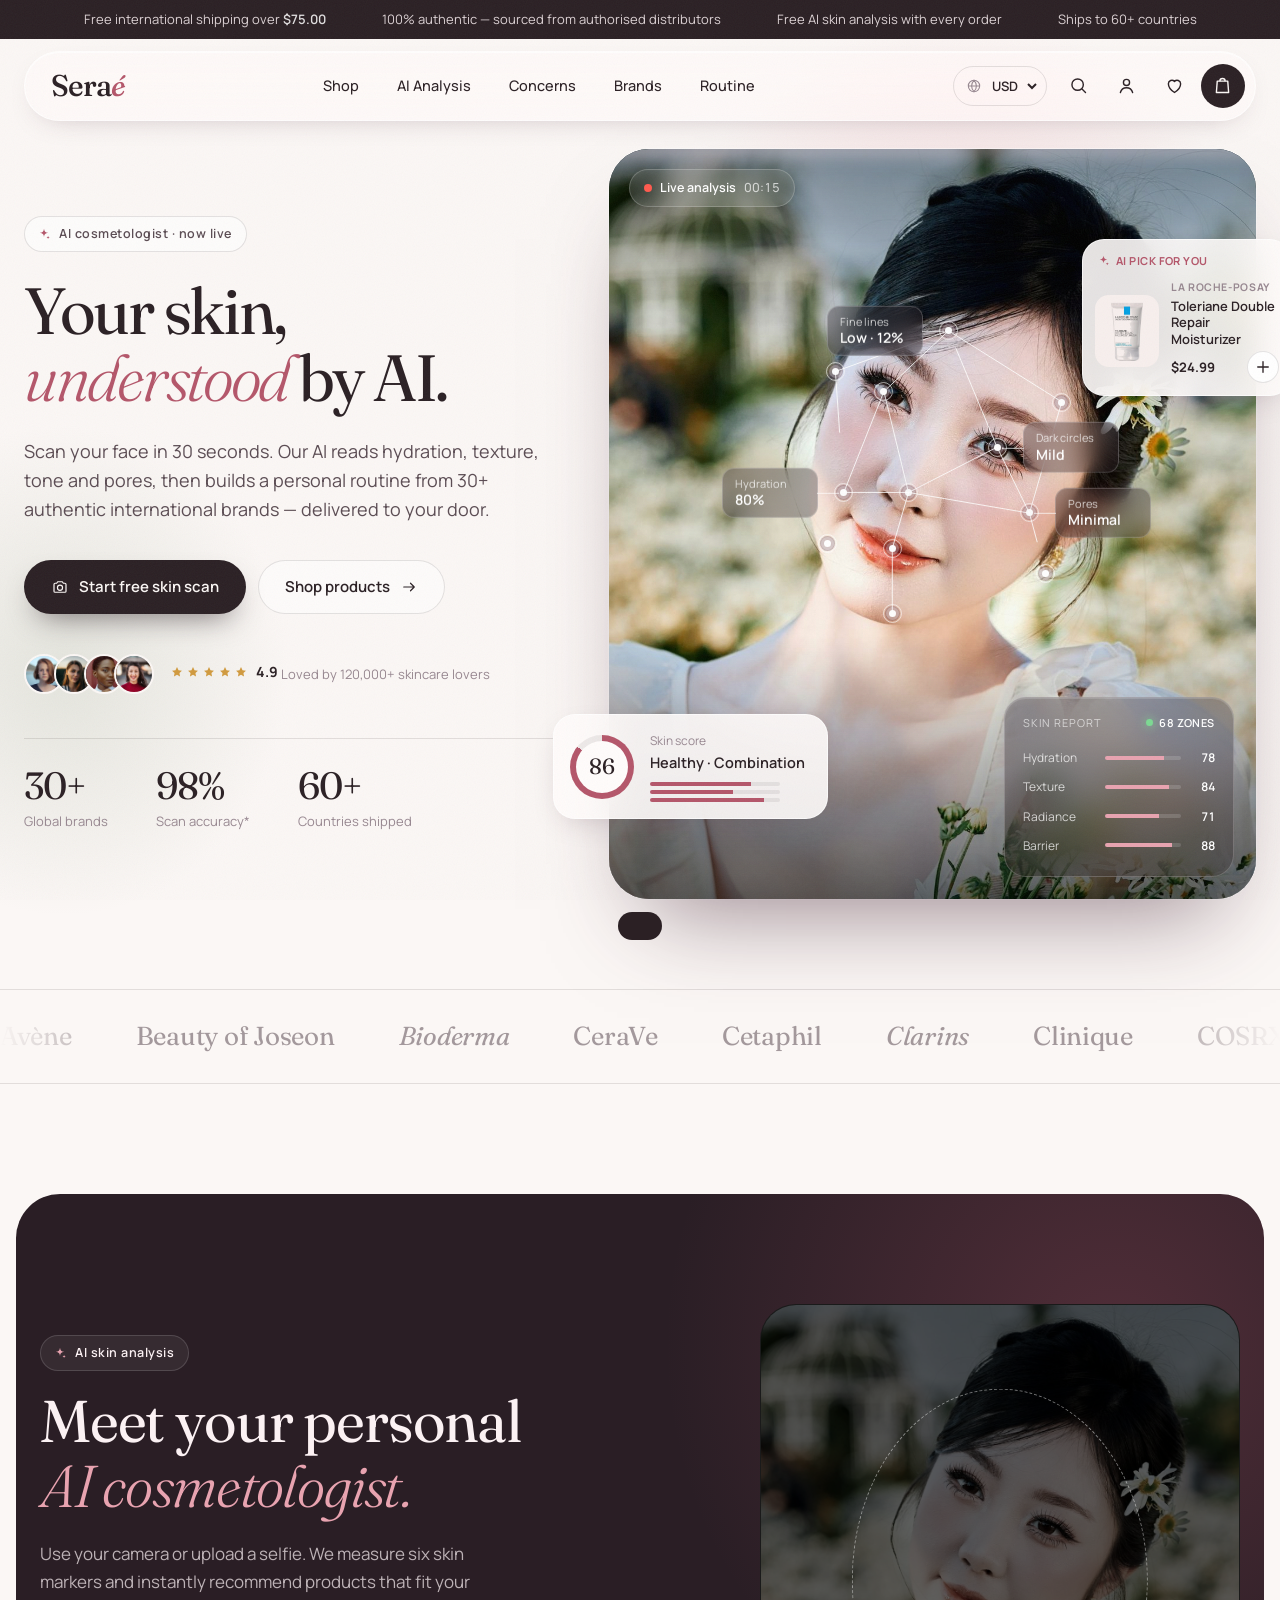
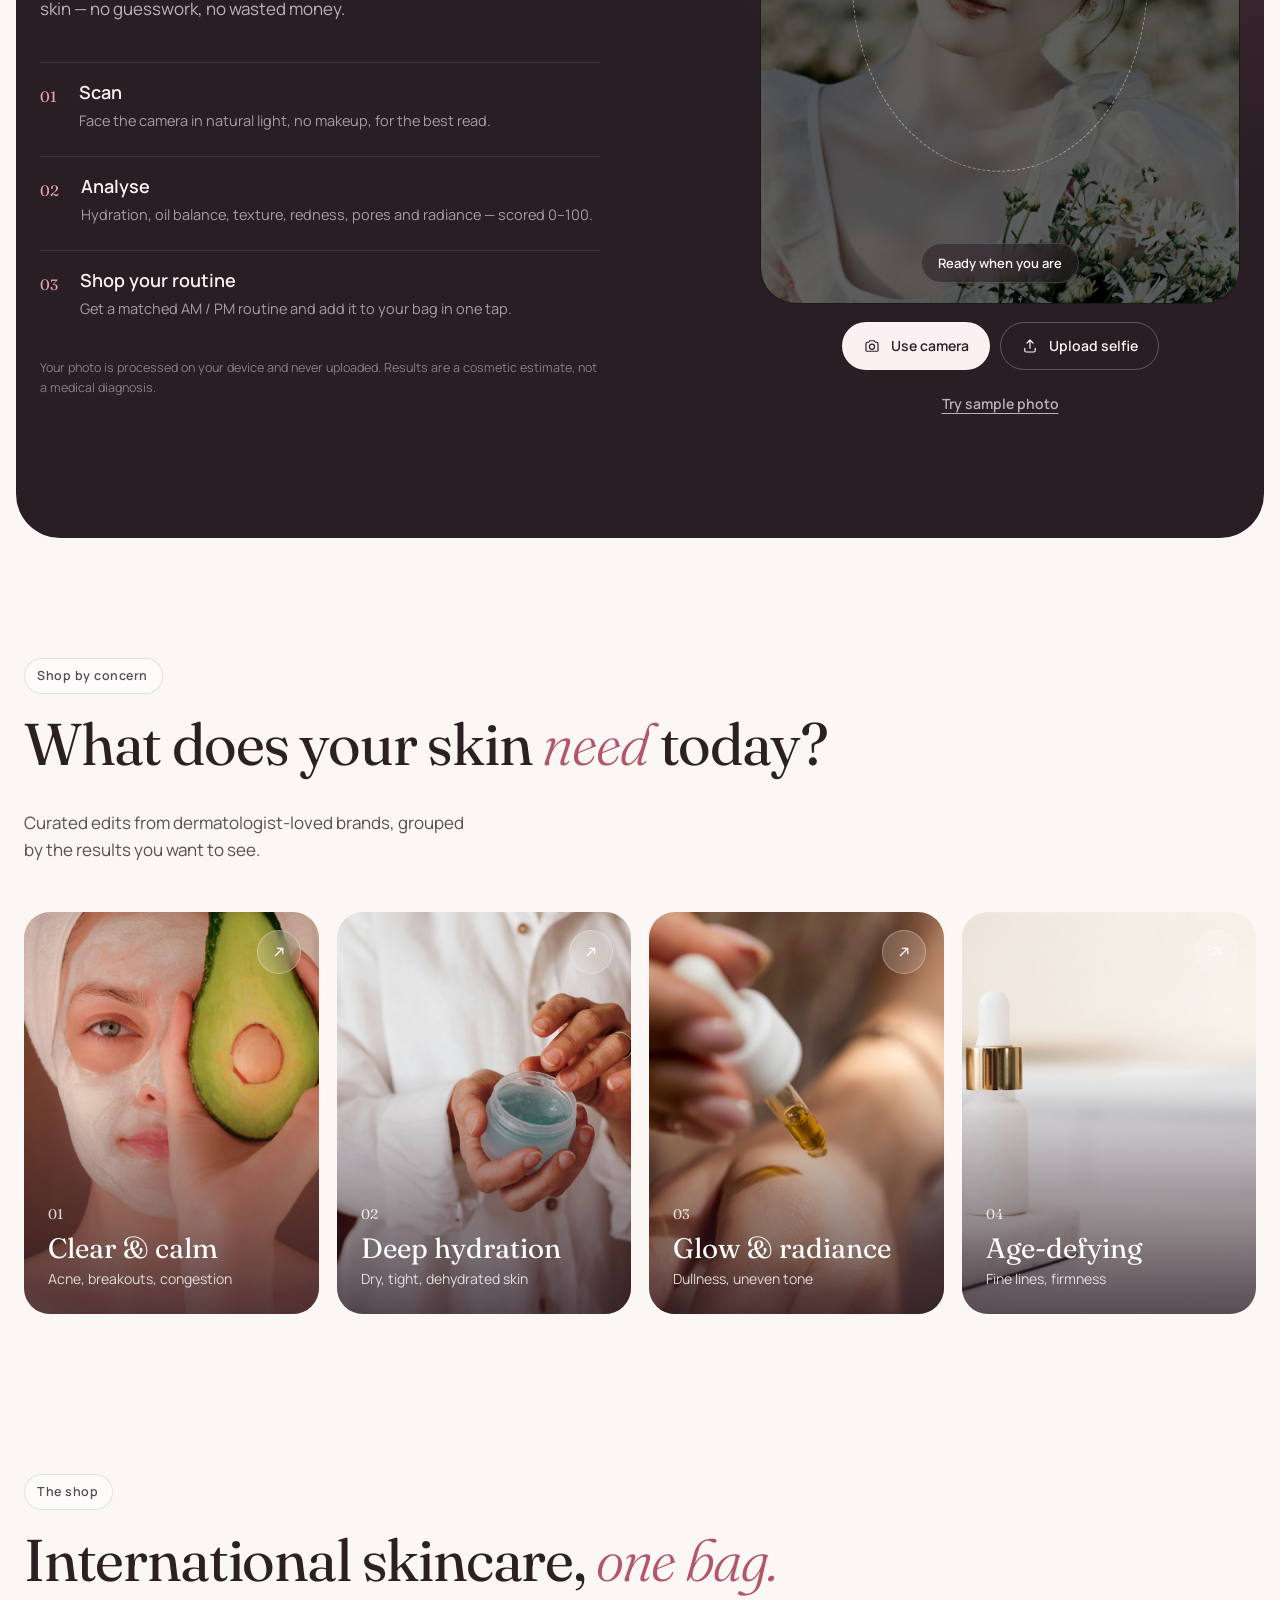
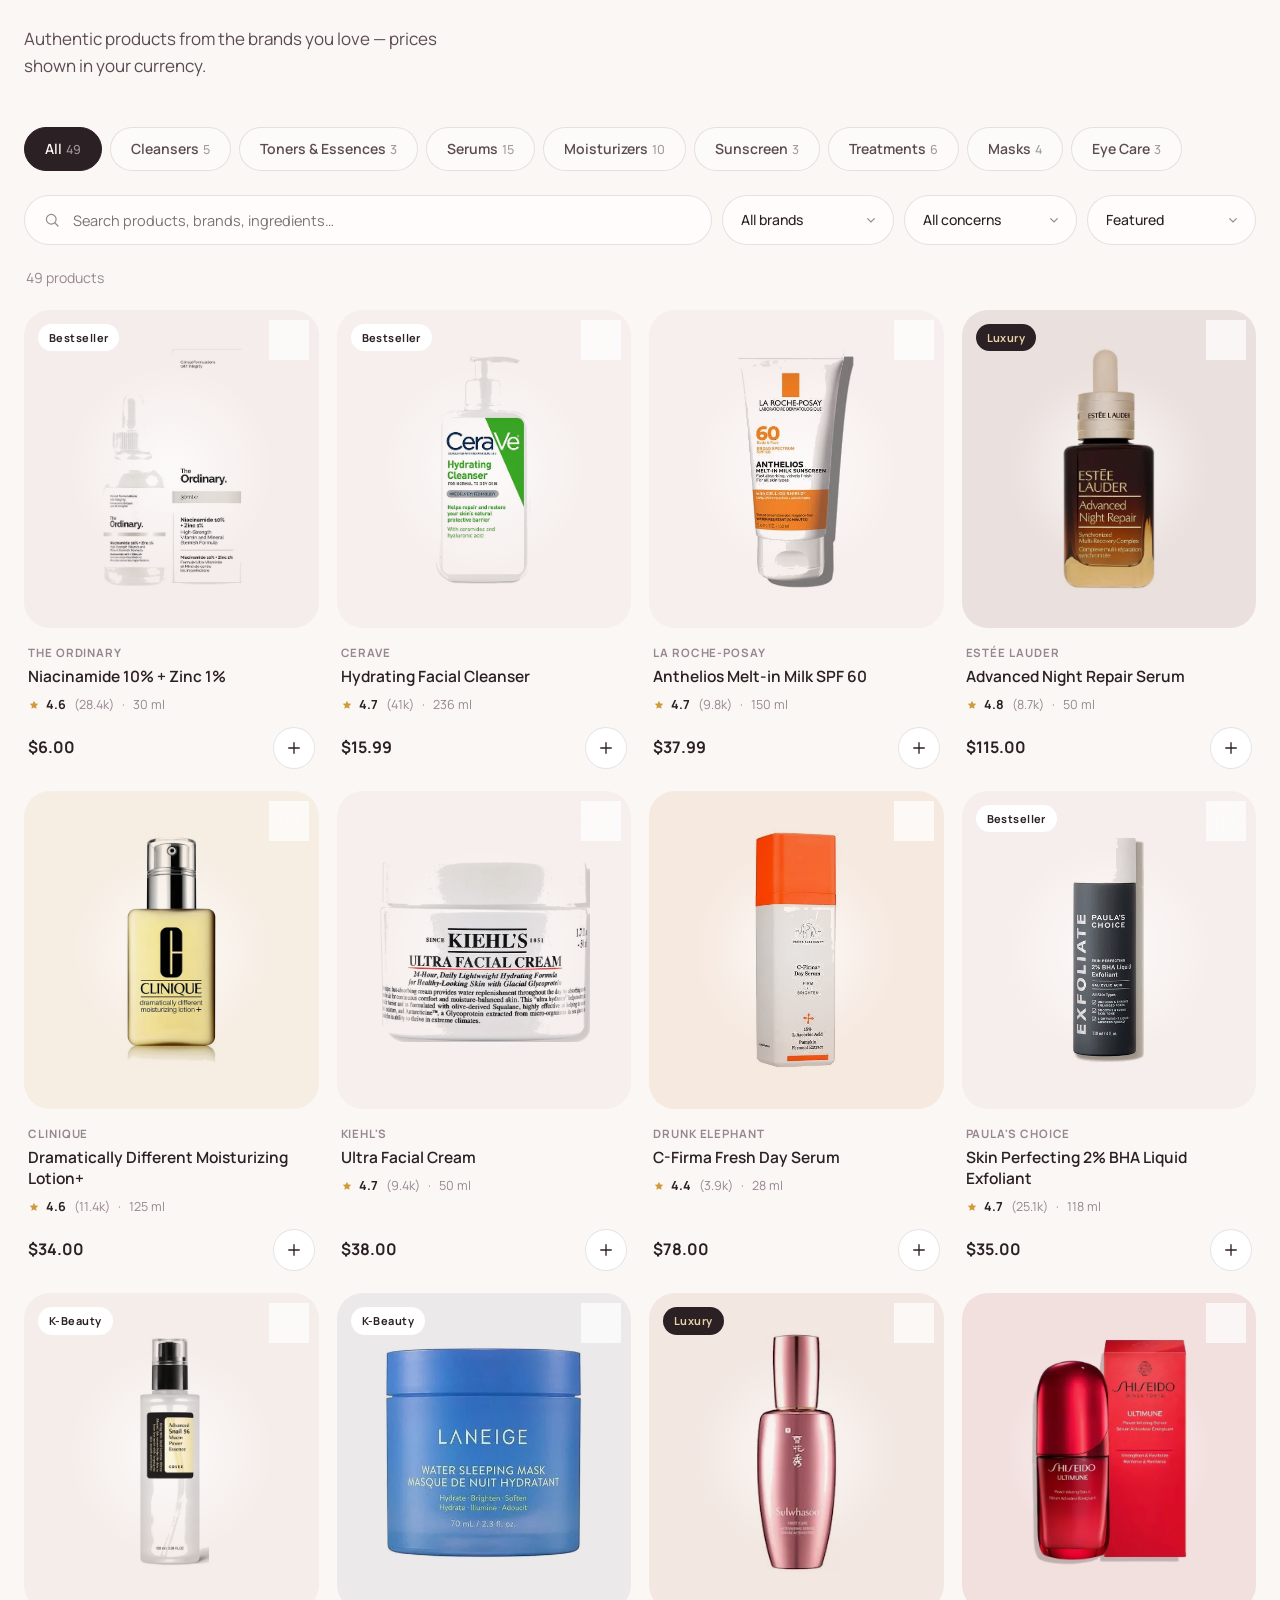
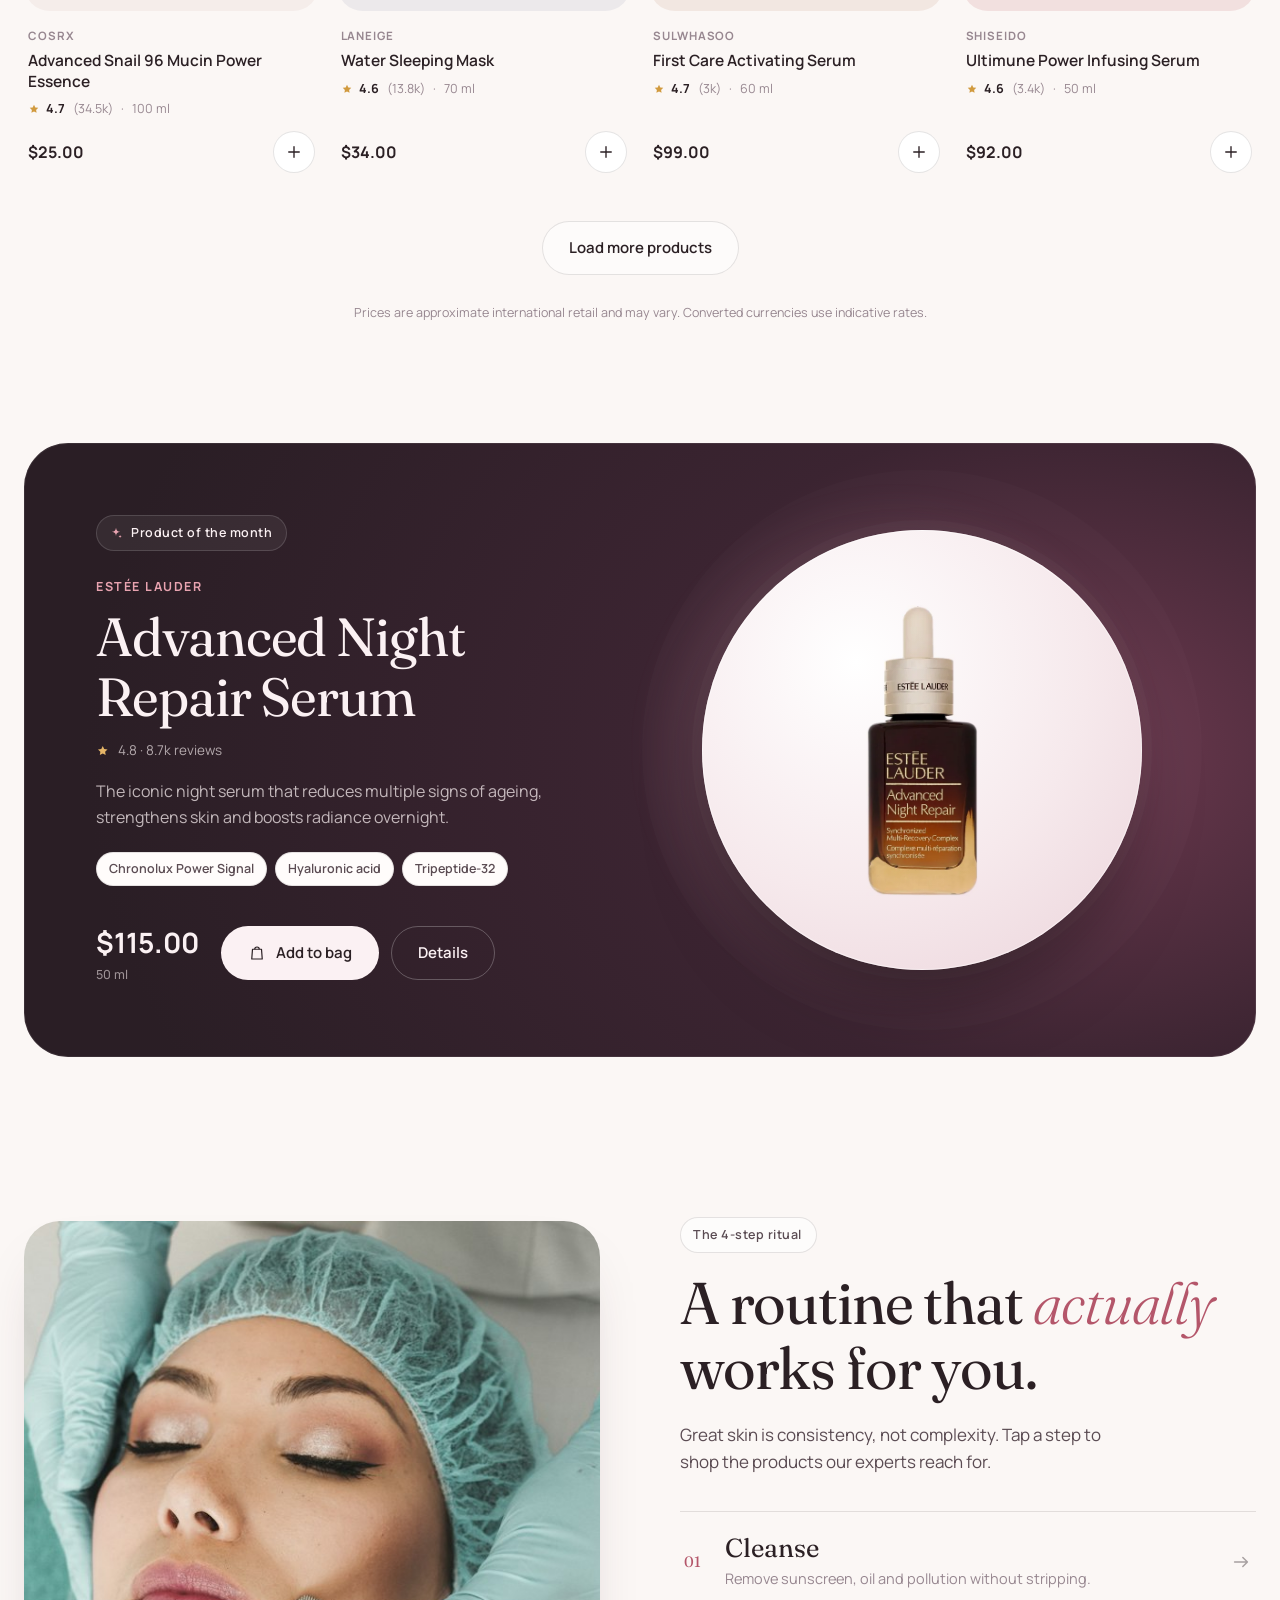
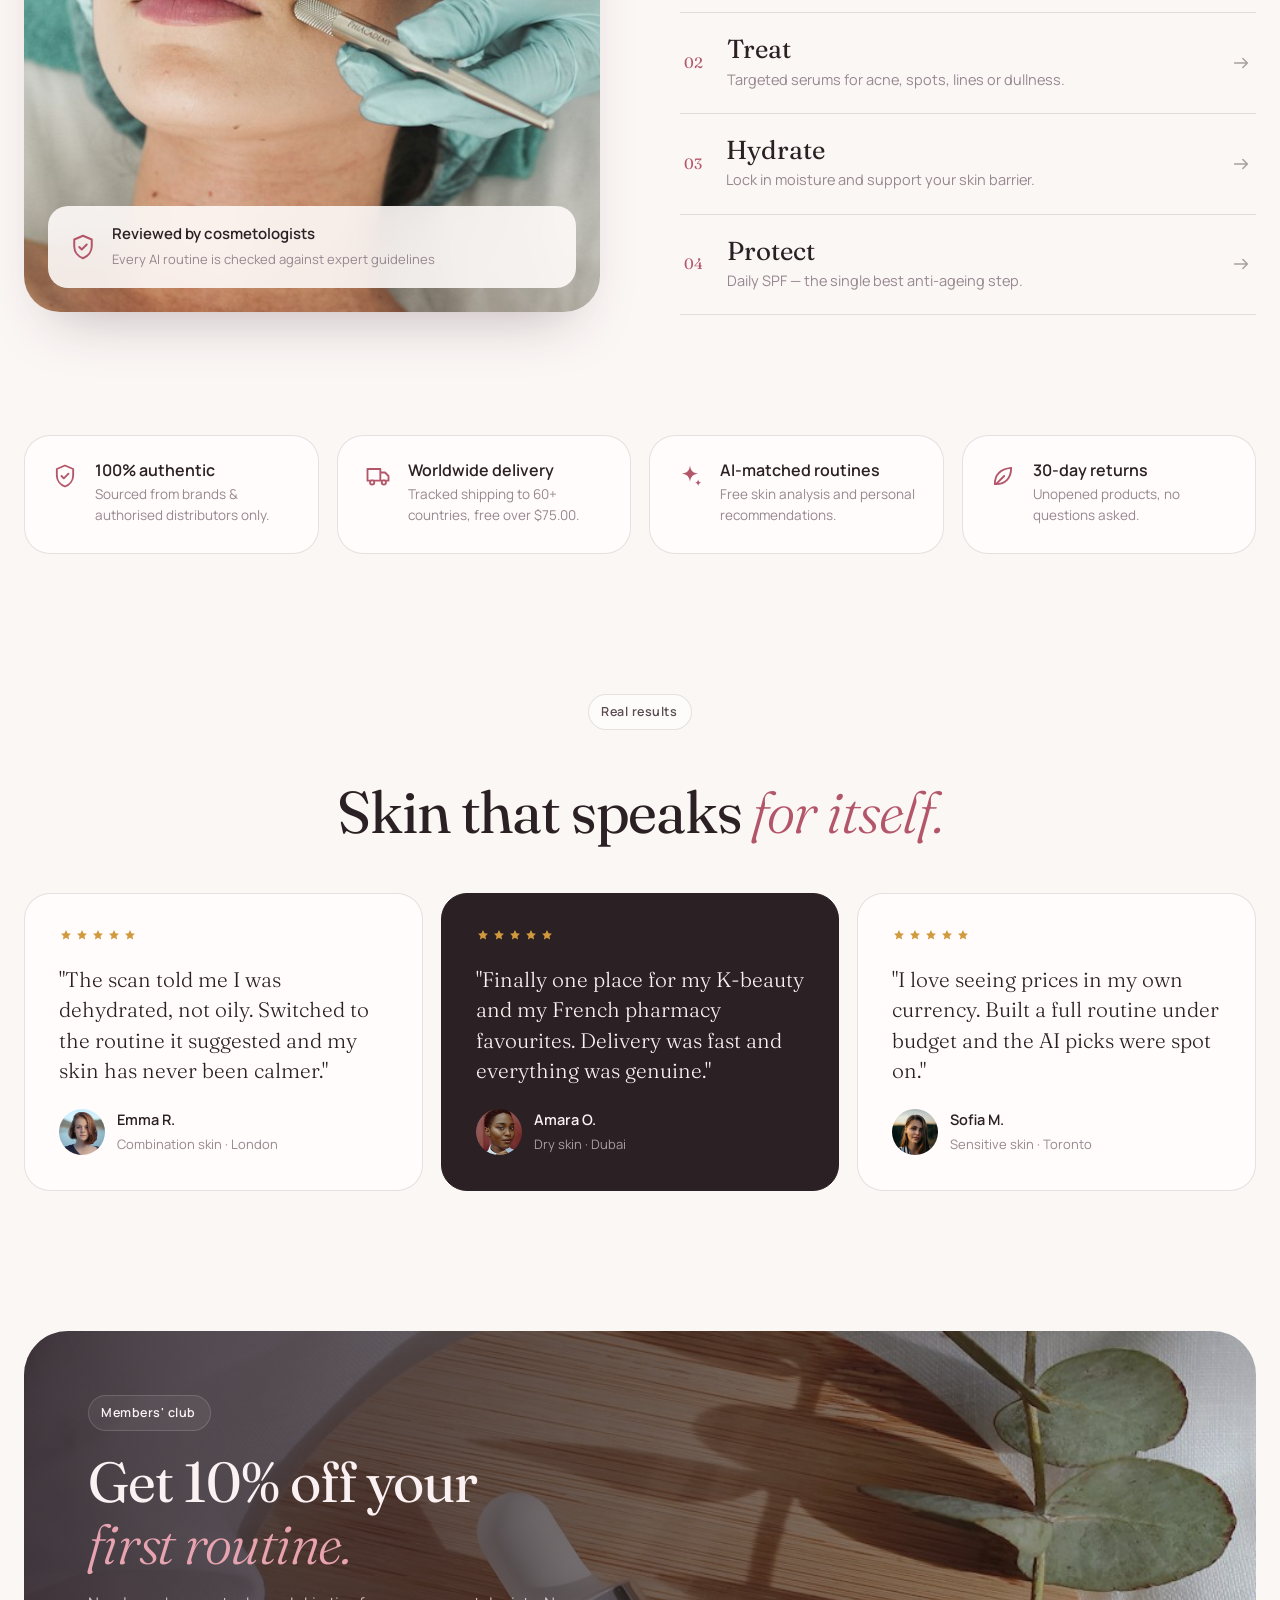
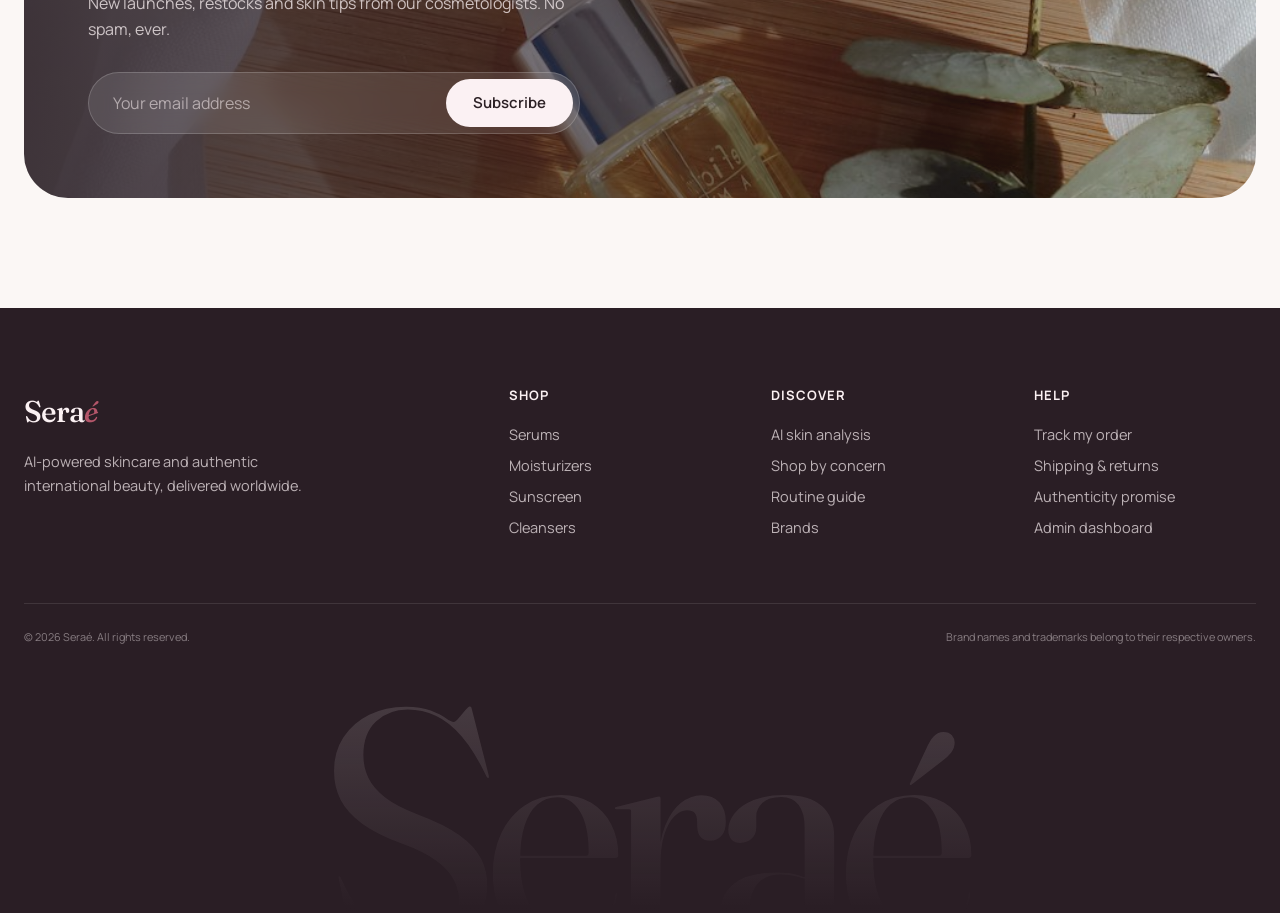
<file: index.html>
<!doctype html>
<html lang="en">
<head>
  <meta charset="utf-8" />
  <meta name="viewport" content="width=device-width, initial-scale=1" />
  <title>Seraé — AI Skincare & International Beauty Store</title>
  <meta name="description" content="Scan your face with our AI cosmetologist and shop authentic skincare from 30+ international brands — The Ordinary, CeraVe, La Roche-Posay, Estée Lauder, SK-II and more." />
  <link rel="preconnect" href="https://fonts.googleapis.com" />
  <link rel="preconnect" href="https://fonts.gstatic.com" crossorigin />
  <link href="https://fonts.googleapis.com/css2?family=Fraunces:ital,opsz,wght@0,9..144,300..600;1,9..144,300..600&family=Manrope:wght@400;500;600;700&display=swap" rel="stylesheet" />
  <link rel="stylesheet" href="css/style.css" />
  <link rel="icon" href="data:image/svg+xml,%3Csvg xmlns='http://www.w3.org/2000/svg' viewBox='0 0 32 32'%3E%3Crect width='32' height='32' rx='9' fill='%232B2024'/%3E%3Ctext x='16' y='22' font-family='Georgia' font-size='17' fill='%23FBF7F5' text-anchor='middle'%3ES%3C/text%3E%3C/svg%3E" />
</head>
<body>

<!-- Icon sprite -->
<svg width="0" height="0" style="position:absolute" aria-hidden="true">
  <symbol id="i-bag" viewBox="0 0 24 24"><path d="M6 7h12l1 13H5L6 7Z" fill="none" stroke="currentColor" stroke-width="1.6" stroke-linejoin="round"/><path d="M9 7a3 3 0 0 1 6 0" fill="none" stroke="currentColor" stroke-width="1.6"/></symbol>
  <symbol id="i-heart" viewBox="0 0 24 24"><path d="M12 20s-7-4.4-7-10a4 4 0 0 1 7-2.6A4 4 0 0 1 19 10c0 5.6-7 10-7 10Z" fill="none" stroke="currentColor" stroke-width="1.6" stroke-linejoin="round"/></symbol>
  <symbol id="i-heart-fill" viewBox="0 0 24 24"><path d="M12 20s-7-4.4-7-10a4 4 0 0 1 7-2.6A4 4 0 0 1 19 10c0 5.6-7 10-7 10Z" fill="currentColor" stroke="currentColor" stroke-width="1.6" stroke-linejoin="round"/></symbol>
  <symbol id="i-search"viewBox="0 0 24 24"><circle cx="11" cy="11" r="6.5" fill="none" stroke="currentColor" stroke-width="1.6"/><path d="m16 16 4 4" stroke="currentColor" stroke-width="1.6" stroke-linecap="round"/></symbol>
  <symbol id="i-user" viewBox="0 0 24 24"><circle cx="12" cy="8.5" r="3.5" fill="none" stroke="currentColor" stroke-width="1.6"/><path d="M5 20c1-3.6 3.8-5.5 7-5.5s6 1.9 7 5.5" fill="none" stroke="currentColor" stroke-width="1.6" stroke-linecap="round"/></symbol>
  <symbol id="i-close" viewBox="0 0 24 24"><path d="m6 6 12 12M18 6 6 18" stroke="currentColor" stroke-width="1.6" stroke-linecap="round"/></symbol>
  <symbol id="i-plus" viewBox="0 0 24 24"><path d="M12 5v14M5 12h14" stroke="currentColor" stroke-width="1.8" stroke-linecap="round"/></symbol>
  <symbol id="i-minus" viewBox="0 0 24 24"><path d="M5 12h14" stroke="currentColor" stroke-width="1.8" stroke-linecap="round"/></symbol>
  <symbol id="i-star" viewBox="0 0 24 24"><path d="m12 3.5 2.6 5.3 5.9.9-4.3 4.1 1 5.8L12 16.9l-5.2 2.7 1-5.8-4.3-4.1 5.9-.9L12 3.5Z" fill="currentColor"/></symbol>
  <symbol id="i-arrow" viewBox="0 0 24 24"><path d="M5 12h14m-5-5 5 5-5 5" fill="none" stroke="currentColor" stroke-width="1.6" stroke-linecap="round" stroke-linejoin="round"/></symbol>
  <symbol id="i-camera" viewBox="0 0 24 24"><path d="M4 8.5A1.5 1.5 0 0 1 5.5 7h2l1.5-2h6L16.5 7h2A1.5 1.5 0 0 1 20 8.5v9a1.5 1.5 0 0 1-1.5 1.5h-13A1.5 1.5 0 0 1 4 17.5v-9Z" fill="none" stroke="currentColor" stroke-width="1.6"/><circle cx="12" cy="13" r="3.4" fill="none" stroke="currentColor" stroke-width="1.6"/></symbol>
  <symbol id="i-upload" viewBox="0 0 24 24"><path d="M12 15V4m-4 4 4-4 4 4M5 15v3a2 2 0 0 0 2 2h10a2 2 0 0 0 2-2v-3" fill="none" stroke="currentColor" stroke-width="1.6" stroke-linecap="round" stroke-linejoin="round"/></symbol>
  <symbol id="i-spark" viewBox="0 0 24 24"><path d="M12 3c.6 4.6 2.4 6.4 7 7-4.6.6-6.4 2.4-7 7-.6-4.6-2.4-6.4-7-7 4.6-.6 6.4-2.4 7-7Z" fill="currentColor"/><path d="M19 15c.3 1.8 1 2.6 2.8 2.8-1.8.3-2.5 1-2.8 2.8-.3-1.8-1-2.5-2.8-2.8 1.8-.2 2.5-1 2.8-2.8Z" fill="currentColor"/></symbol>
  <symbol id="i-check" viewBox="0 0 24 24"><path d="m5 12.5 4.5 4.5L19 7.5" fill="none" stroke="currentColor" stroke-width="1.8" stroke-linecap="round" stroke-linejoin="round"/></symbol>
  <symbol id="i-menu" viewBox="0 0 24 24"><path d="M4 8h16M4 16h16" stroke="currentColor" stroke-width="1.6" stroke-linecap="round"/></symbol>
  <symbol id="i-truck" viewBox="0 0 24 24"><path d="M3 6h11v10H3zM14 9h4l3 3v4h-7" fill="none" stroke="currentColor" stroke-width="1.6" stroke-linejoin="round"/><circle cx="7" cy="17.5" r="1.8" fill="var(--bg,#fff)" stroke="currentColor" stroke-width="1.6"/><circle cx="17" cy="17.5" r="1.8" fill="var(--bg,#fff)" stroke="currentColor" stroke-width="1.6"/></symbol>
  <symbol id="i-shield" viewBox="0 0 24 24"><path d="M12 3 5 6v5.5c0 4.3 3 8 7 9.5 4-1.5 7-5.2 7-9.5V6l-7-3Z" fill="none" stroke="currentColor" stroke-width="1.6" stroke-linejoin="round"/><path d="m9 12 2 2 4-4" fill="none" stroke="currentColor" stroke-width="1.6" stroke-linecap="round" stroke-linejoin="round"/></symbol>
  <symbol id="i-globe" viewBox="0 0 24 24"><circle cx="12" cy="12" r="8.5" fill="none" stroke="currentColor" stroke-width="1.6"/><path d="M3.5 12h17M12 3.5c2.5 2.6 3.6 5.4 3.6 8.5s-1.1 5.9-3.6 8.5c-2.5-2.6-3.6-5.4-3.6-8.5s1.1-5.9 3.6-8.5Z" fill="none" stroke="currentColor" stroke-width="1.6"/></symbol>
  <symbol id="i-leaf" viewBox="0 0 24 24"><path d="M5 19c0-8 5-13 14-14 0 9-5 14-13 14m0 0 7-7" fill="none" stroke="currentColor" stroke-width="1.6" stroke-linecap="round" stroke-linejoin="round"/></symbol>
</svg>

<!-- Announcement -->
<div class="announce">
  <div class="announce__track">
    <span>Free international shipping over <b data-money="75">$75</b></span>
    <span>100% authentic — sourced from authorised distributors</span>
    <span>Free AI skin analysis with every order</span>
    <span>Ships to 60+ countries</span>
  </div>
</div>

<!-- Header -->
<header class="header" id="header">
  <div class="container header__inner">
    <button class="icon-btn header__menu" id="menuBtn" aria-label="Open menu"><svg><use href="#i-menu"/></svg></button>
    <a href="#top" class="logo" aria-label="Seraé home">Sera<span>é</span></a>
    <nav class="nav" id="nav">
      <a href="#shop">Shop</a>
      <a href="#analysis">AI Analysis</a>
      <a href="#concerns">Concerns</a>
      <a href="#brands">Brands</a>
      <a href="#routine">Routine</a>
    </nav>
    <div class="header__actions">
      <label class="currency" title="Currency">
        <svg><use href="#i-globe"/></svg>
        <select id="currency" aria-label="Currency"></select>
      </label>
      <button class="icon-btn" id="searchBtn" aria-label="Search"><svg><use href="#i-search"/></svg></button>
      <button class="icon-btn" id="ordersBtn" aria-label="My orders"><svg><use href="#i-user"/></svg></button>
      <button class="icon-btn" id="wishBtn" aria-label="Wishlist"><svg><use href="#i-heart"/></svg><span class="count" id="wishCount" hidden>0</span></button>
      <button class="icon-btn icon-btn--dark" id="cartBtn" aria-label="Open bag"><svg><use href="#i-bag"/></svg><span class="count" id="cartCount" hidden>0</span></button>
    </div>
  </div>
</header>

<main id="top">

  <!-- HERO -->
  <section class="hero">
    <div class="container hero__grid">
      <div class="hero__copy">
        <span class="eyebrow reveal"><svg><use href="#i-spark"/></svg> AI cosmetologist · now live</span>
        <h1 class="hero__title"><span class="line"><span>Your skin,</span></span><span class="line"><span><em>understood</em> by AI.</span></span></h1>
        <p class="hero__lead reveal">Scan your face in 30 seconds. Our AI reads hydration, texture, tone and pores, then builds a personal routine from 30+ authentic international brands — delivered to your door.</p>
        <div class="hero__cta reveal">
          <a href="#analysis" class="btn btn--dark"><svg><use href="#i-camera"/></svg> Start free skin scan</a>
          <a href="#shop" class="btn btn--ghost">Shop products <svg><use href="#i-arrow"/></svg></a>
        </div>
        <div class="hero__proof reveal">
          <div class="avatars">
            <img src="assets/img/avatar-1.jpg" alt="" /><img src="assets/img/avatar-2.jpg" alt="" /><img src="assets/img/avatar-3.jpg" alt="" /><img src="assets/img/avatar-4.jpg" alt="" />
          </div>
          <div>
            <div class="stars"><svg><use href="#i-star"/></svg><svg><use href="#i-star"/></svg><svg><use href="#i-star"/></svg><svg><use href="#i-star"/></svg><svg><use href="#i-star"/></svg> <b>4.9</b></div>
            <small>Loved by 120,000+ skincare lovers</small>
          </div>
        </div>
        <dl class="hero__stats reveal">
          <div><dt>30+</dt><dd>Global brands</dd></div>
          <div><dt>98%</dt><dd>Scan accuracy*</dd></div>
          <div><dt>60+</dt><dd>Countries shipped</dd></div>
        </dl>
      </div>

      <div class="hero__visual reveal">
        <div class="face-card" id="faceCard">
          <!-- The stage keeps the photo's 4:5 ratio so the scan points stay locked to the face at any crop -->
          <div class="face-stage">
            <img src="assets/img/hero.jpg" alt="Korean beauty model with glowing skin being analysed by AI" class="face-card__img" fetchpriority="high" />
            <svg class="mesh" viewBox="0 0 100 125" preserveAspectRatio="none" aria-hidden="true">
              <polyline points="35,34.4 52.5,28.1 70,39.1 65,56.3 67.5,65.6 43.8,71.9 33.8,61 36.3,53.1 35,34.4" />
              <polyline points="52.5,28.1 42.5,37.5 46.3,53.1 60,46.1 52.5,28.1" />
              <polyline points="36.3,53.1 46.3,53.1 65,56.3" />
              <polyline points="46.3,53.1 43.8,61.75 43.8,71.9" />
              <polyline points="42.5,37.5 36.3,53.1" />
              <polyline points="60,46.1 65,56.3" />
            </svg>
            <div class="points" aria-hidden="true">
              <i style="left:52.5%;top:22.5%"></i><i style="left:42.5%;top:30%"></i><i style="left:60%;top:36.9%"></i>
              <i style="left:46.3%;top:42.5%"></i><i style="left:43.8%;top:49.4%"></i><i style="left:43.8%;top:57.5%"></i>
              <i style="left:36.3%;top:42.5%"></i><i style="left:65%;top:45%"></i><i style="left:33.8%;top:48.8%"></i>
              <i style="left:67.5%;top:52.5%"></i><i style="left:35%;top:27.5%"></i><i style="left:70%;top:31.3%"></i>
            </div>
            <div class="tag tag--l" style="left:52.5%;top:22.5%;--d:.6s"><span>Fine lines</span><b>Low · 12%</b></div>
            <div class="tag tag--l" style="left:36.3%;top:42.5%;--d:1.2s"><span>Hydration</span><b id="liveHyd">78%</b></div>
            <div class="tag tag--r" style="left:60%;top:36.9%;--d:1.8s"><span>Dark circles</span><b>Mild</b></div>
            <div class="tag tag--r" style="left:65%;top:45%;--d:2.4s"><span>Pores</span><b>Minimal</b></div>
          </div>
          <div class="face-card__vignette"></div>
          <div class="scan-line"></div>

          <div class="live-chip"><span class="dot"></span> Live analysis <b id="liveTimer">00:12</b></div>

          <div class="face-hud" aria-label="Live skin report">
            <div class="face-hud__head"><span>Skin report</span><b><i class="dot dot--green"></i> 68 zones</b></div>
            <div class="hud-row"><span>Hydration</span><i style="--w:78%"></i><b>78</b></div>
            <div class="hud-row"><span>Texture</span><i style="--w:84%"></i><b>84</b></div>
            <div class="hud-row"><span>Radiance</span><i style="--w:71%"></i><b>71</b></div>
            <div class="hud-row"><span>Barrier</span><i style="--w:88%"></i><b>88</b></div>
          </div>
        </div>

        <div class="float-card float-card--score">
          <div class="ring" style="--p:86"><span>86</span></div>
          <div>
            <small>Skin score</small>
            <b>Healthy · Combination</b>
            <div class="bars"><i style="--w:78%"></i><i style="--w:64%"></i><i style="--w:88%"></i></div>
          </div>
        </div>

        <div class="float-card float-card--product" id="heroProduct"></div>
      </div>
    </div>
  </section>

  <!-- BRANDS MARQUEE -->
  <section class="brands" id="brands" aria-label="Brands we carry">
    <div class="marquee"><div class="marquee__track" id="brandTrack"></div></div>
  </section>

  <!-- AI ANALYSIS -->
  <section class="analysis" id="analysis">
    <div class="container">
      <div class="analysis__grid">
        <div class="analysis__copy">
          <span class="eyebrow eyebrow--light reveal"><svg><use href="#i-spark"/></svg> AI skin analysis</span>
          <h2 class="section-title reveal">Meet your personal<br/><em>AI cosmetologist.</em></h2>
          <p class="lead reveal">Use your camera or upload a selfie. We measure six skin markers and instantly recommend products that fit your skin — no guesswork, no wasted money.</p>
          <ol class="steps reveal">
            <li><b>01</b><div><h4>Scan</h4><p>Face the camera in natural light, no makeup, for the best read.</p></div></li>
            <li><b>02</b><div><h4>Analyse</h4><p>Hydration, oil balance, texture, redness, pores and radiance — scored 0–100.</p></div></li>
            <li><b>03</b><div><h4>Shop your routine</h4><p>Get a matched AM / PM routine and add it to your bag in one tap.</p></div></li>
          </ol>
          <p class="fineprint reveal">Your photo is processed on your device and never uploaded. Results are a cosmetic estimate, not a medical diagnosis.</p>
        </div>

        <div class="scanner reveal">
          <div class="scanner__view" id="scanView">
            <img src="assets/img/hero.jpg" alt="" class="scanner__placeholder" id="scanPlaceholder" />
            <video id="scanVideo" playsinline muted></video>
            <canvas id="scanCanvas" hidden></canvas>
            <img id="scanImage" alt="Your photo" hidden />
            <div class="scanner__oval"></div>
            <div class="scanner__grid"></div>
            <div class="scanner__line"></div>
            <div class="scanner__status" id="scanStatus">Ready when you are</div>
            <div class="scanner__count" id="scanCount" hidden>3</div>
          </div>
          <div class="scanner__actions">
            <button class="btn btn--light" id="camBtn"><svg><use href="#i-camera"/></svg> Use camera</button>
            <label class="btn btn--outline-light" for="uploadInput"><svg><use href="#i-upload"/></svg> Upload selfie</label>
            <input type="file" id="uploadInput" accept="image/*" hidden />
            <button class="btn btn--text-light" id="sampleBtn">Try sample photo</button>
          </div>
        </div>
      </div>

      <div class="results" id="results" hidden>
        <div class="results__head">
          <div class="results__score">
            <div class="ring ring--lg" id="resRing" style="--p:0"><span id="resScore">0</span></div>
            <div>
              <small>Your skin score</small>
              <h3 id="resType">—</h3>
              <p id="resSummary"></p>
            </div>
          </div>
          <button class="btn btn--light" id="addRoutineBtn"><svg><use href="#i-bag"/></svg> Add full routine to bag</button>
        </div>
        <div class="metrics" id="metrics"></div>
        <h4 class="results__sub">Your matched routine</h4>
        <div class="routine-list" id="routineList"></div>
      </div>
    </div>
  </section>

  <!-- CONCERNS -->
  <section class="concerns section" id="concerns">
    <div class="container">
      <div class="section-head">
        <div>
          <span class="eyebrow reveal">Shop by concern</span>
          <h2 class="section-title reveal">What does your skin <em>need</em> today?</h2>
        </div>
        <p class="lead reveal">Curated edits from dermatologist-loved brands, grouped by the results you want to see.</p>
      </div>
      <div class="concern-grid">
        <a class="concern-tile reveal" href="#shop" data-concern="acne"><img src="assets/img/concern-acne.jpg" alt="" loading="lazy" /><div><small>01</small><h3>Clear & calm</h3><p>Acne, breakouts, congestion</p></div><span class="concern-tile__go"><svg><use href="#i-arrow"/></svg></span></a>
        <a class="concern-tile reveal" href="#shop" data-concern="dryness"><img src="assets/img/concern-hydration.jpg" alt="" loading="lazy" /><div><small>02</small><h3>Deep hydration</h3><p>Dry, tight, dehydrated skin</p></div><span class="concern-tile__go"><svg><use href="#i-arrow"/></svg></span></a>
        <a class="concern-tile reveal" href="#shop" data-concern="dullness"><img src="assets/img/concern-glow.jpg" alt="" loading="lazy" /><div><small>03</small><h3>Glow & radiance</h3><p>Dullness, uneven tone</p></div><span class="concern-tile__go"><svg><use href="#i-arrow"/></svg></span></a>
        <a class="concern-tile reveal" href="#shop" data-concern="aging"><img src="assets/img/concern-aging.jpg" alt="" loading="lazy" /><div><small>04</small><h3>Age-defying</h3><p>Fine lines, firmness</p></div><span class="concern-tile__go"><svg><use href="#i-arrow"/></svg></span></a>
      </div>
    </div>
  </section>

  <!-- SHOP -->
  <section class="shop section" id="shop">
    <div class="container">
      <div class="section-head">
        <div>
          <span class="eyebrow reveal">The shop</span>
          <h2 class="section-title reveal">International skincare, <em>one bag.</em></h2>
        </div>
        <p class="lead reveal">Authentic products from the brands you love — prices shown in your currency.</p>
      </div>

      <div class="tabs" id="catTabs" role="tablist"></div>

      <div class="toolbar">
        <label class="search">
          <svg><use href="#i-search"/></svg>
          <input type="search" id="searchInput" placeholder="Search products, brands, ingredients…" />
        </label>
        <select id="brandFilter" aria-label="Filter by brand"><option value="all">All brands</option></select>
        <select id="concernFilter" aria-label="Filter by concern"><option value="all">All concerns</option></select>
        <select id="sortSelect" aria-label="Sort">
          <option value="featured">Featured</option>
          <option value="price-asc">Price: low to high</option>
          <option value="price-desc">Price: high to low</option>
          <option value="rating">Top rated</option>
          <option value="reviews">Most reviewed</option>
        </select>
      </div>
      <div class="shop__meta"><span id="resultCount"></span><button class="link-btn" id="clearFilters" hidden>Clear filters</button></div>

      <div class="grid" id="productGrid"></div>
      <div class="empty" id="emptyState" hidden>
        <h3>No products match.</h3><p>Try a different search or clear your filters.</p>
      </div>
      <div class="load-more"><button class="btn btn--ghost" id="loadMore">Load more products</button></div>
      <p class="fineprint fineprint--center">Prices are approximate international retail and may vary. Converted currencies use indicative rates.</p>
    </div>
  </section>

  <!-- SPOTLIGHT -->
  <section class="spotlight-wrap">
    <div class="container">
      <div class="spotlight reveal" id="spotlight" data-id="">
        <div class="spotlight__copy">
          <span class="eyebrow eyebrow--light"><svg><use href="#i-spark"/></svg> Product of the month</span>
          <small class="spotlight__brand" id="spotBrand"></small>
          <h2 id="spotName"></h2>
          <div class="spotlight__rating" id="spotRating"></div>
          <p id="spotDesc"></p>
          <div class="spotlight__keys" id="spotKeys"></div>
          <div class="spotlight__buy">
            <div class="spotlight__price" id="spotPrice"></div>
            <button class="btn btn--light" data-action="add"><svg><use href="#i-bag"/></svg> Add to bag</button>
            <button class="btn btn--outline-light" data-action="view">Details</button>
          </div>
        </div>
        <div class="spotlight__media" id="spotMedia"></div>
      </div>
    </div>
  </section>

  <!-- ROUTINE / EXPERT -->
  <section class="routine section" id="routine">
    <div class="container routine__grid">
      <div class="routine__media reveal">
        <img src="assets/img/expert.jpg" alt="Cosmetologist performing a facial treatment" loading="lazy" />
        <div class="routine__badge">
          <svg><use href="#i-shield"/></svg>
          <div><b>Reviewed by cosmetologists</b><small>Every AI routine is checked against expert guidelines</small></div>
        </div>
      </div>
      <div class="routine__copy">
        <span class="eyebrow reveal">The 4-step ritual</span>
        <h2 class="section-title reveal">A routine that <em>actually</em> works for you.</h2>
        <p class="lead reveal">Great skin is consistency, not complexity. Tap a step to shop the products our experts reach for.</p>
        <div class="ritual">
          <button class="ritual__step reveal" data-cat="cleanser"><span>01</span><div><h4>Cleanse</h4><p>Remove sunscreen, oil and pollution without stripping.</p></div><svg><use href="#i-arrow"/></svg></button>
          <button class="ritual__step reveal" data-cat="serum"><span>02</span><div><h4>Treat</h4><p>Targeted serums for acne, spots, lines or dullness.</p></div><svg><use href="#i-arrow"/></svg></button>
          <button class="ritual__step reveal" data-cat="moisturizer"><span>03</span><div><h4>Hydrate</h4><p>Lock in moisture and support your skin barrier.</p></div><svg><use href="#i-arrow"/></svg></button>
          <button class="ritual__step reveal" data-cat="sunscreen"><span>04</span><div><h4>Protect</h4><p>Daily SPF — the single best anti-ageing step.</p></div><svg><use href="#i-arrow"/></svg></button>
        </div>
      </div>
    </div>
  </section>

  <!-- PERKS -->
  <section class="perks">
    <div class="container perks__grid">
      <div class="perk reveal"><svg><use href="#i-shield"/></svg><div><h4>100% authentic</h4><p>Sourced from brands & authorised distributors only.</p></div></div>
      <div class="perk reveal"><svg><use href="#i-truck"/></svg><div><h4>Worldwide delivery</h4><p>Tracked shipping to 60+ countries, free over <span data-money="75">$75</span>.</p></div></div>
      <div class="perk reveal"><svg><use href="#i-spark"/></svg><div><h4>AI-matched routines</h4><p>Free skin analysis and personal recommendations.</p></div></div>
      <div class="perk reveal"><svg><use href="#i-leaf"/></svg><div><h4>30-day returns</h4><p>Unopened products, no questions asked.</p></div></div>
    </div>
  </section>

  <!-- TESTIMONIALS -->
  <section class="reviews section">
    <div class="container">
      <div class="section-head section-head--center">
        <span class="eyebrow reveal">Real results</span>
        <h2 class="section-title reveal">Skin that speaks <em>for itself.</em></h2>
      </div>
      <div class="reviews__grid">
        <figure class="review reveal">
          <div class="stars"><svg><use href="#i-star"/></svg><svg><use href="#i-star"/></svg><svg><use href="#i-star"/></svg><svg><use href="#i-star"/></svg><svg><use href="#i-star"/></svg></div>
          <blockquote>"The scan told me I was dehydrated, not oily. Switched to the routine it suggested and my skin has never been calmer."</blockquote>
          <figcaption><img src="assets/img/avatar-1.jpg" alt="" /><div><b>Emma R.</b><small>Combination skin · London</small></div></figcaption>
        </figure>
        <figure class="review review--feature reveal">
          <div class="stars"><svg><use href="#i-star"/></svg><svg><use href="#i-star"/></svg><svg><use href="#i-star"/></svg><svg><use href="#i-star"/></svg><svg><use href="#i-star"/></svg></div>
          <blockquote>"Finally one place for my K-beauty and my French pharmacy favourites. Delivery was fast and everything was genuine."</blockquote>
          <figcaption><img src="assets/img/avatar-3.jpg" alt="" /><div><b>Amara O.</b><small>Dry skin · Dubai</small></div></figcaption>
        </figure>
        <figure class="review reveal">
          <div class="stars"><svg><use href="#i-star"/></svg><svg><use href="#i-star"/></svg><svg><use href="#i-star"/></svg><svg><use href="#i-star"/></svg><svg><use href="#i-star"/></svg></div>
          <blockquote>"I love seeing prices in my own currency. Built a full routine under budget and the AI picks were spot on."</blockquote>
          <figcaption><img src="assets/img/avatar-2.jpg" alt="" /><div><b>Sofia M.</b><small>Sensitive skin · Toronto</small></div></figcaption>
        </figure>
      </div>
    </div>
  </section>

  <!-- NEWSLETTER -->
  <section class="cta">
    <div class="container">
      <div class="cta__card reveal">
        <img src="assets/img/flatlay.jpg" alt="" class="cta__bg" loading="lazy" />
        <div class="cta__content">
          <span class="eyebrow eyebrow--light">Members' club</span>
          <h2>Get 10% off your<br/><em>first routine.</em></h2>
          <p>New launches, restocks and skin tips from our cosmetologists. No spam, ever.</p>
          <form class="cta__form" id="newsletterForm">
            <input type="email" required placeholder="Your email address" aria-label="Email address" />
            <button class="btn btn--light" type="submit">Subscribe</button>
          </form>
        </div>
      </div>
    </div>
  </section>
</main>

<footer class="footer">
  <div class="container footer__grid">
    <div>
      <a href="#top" class="logo logo--light">Sera<span>é</span></a>
      <p>AI-powered skincare and authentic international beauty, delivered worldwide.</p>
    </div>
    <div><h5>Shop</h5><a href="#shop" data-cat-link="serum">Serums</a><a href="#shop" data-cat-link="moisturizer">Moisturizers</a><a href="#shop" data-cat-link="sunscreen">Sunscreen</a><a href="#shop" data-cat-link="cleanser">Cleansers</a></div>
    <div><h5>Discover</h5><a href="#analysis">AI skin analysis</a><a href="#concerns">Shop by concern</a><a href="#routine">Routine guide</a><a href="#brands">Brands</a></div>
    <div><h5>Help</h5><a href="#" data-open="orders">Track my order</a><a href="#">Shipping & returns</a><a href="#">Authenticity promise</a><a href="admin.html">Admin dashboard</a></div>
  </div>
  <div class="container footer__base">
    <small>© <span id="year"></span> Seraé. All rights reserved.</small>
    <small>Brand names and trademarks belong to their respective owners.</small>
  </div>
  <div class="footer__mark" aria-hidden="true">Seraé</div>
</footer>

<!-- ===== Overlays ===== -->
<div class="scrim" id="scrim"></div>

<!-- Cart drawer -->
<aside class="drawer" id="cartDrawer" aria-label="Shopping bag">
  <div class="drawer__head"><h3>Your bag <span id="cartHeadCount"></span></h3><button class="icon-btn" data-close aria-label="Close"><svg><use href="#i-close"/></svg></button></div>
  <div class="ship-meter" id="shipMeter"></div>
  <div class="drawer__body" id="cartItems"></div>
  <div class="drawer__foot" id="cartFoot">
    <div class="line"><span>Subtotal</span><b id="cartSubtotal"></b></div>
    <small class="muted">Shipping & taxes calculated at checkout.</small>
    <button class="btn btn--dark btn--block" id="checkoutBtn">Checkout <svg><use href="#i-arrow"/></svg></button>
    <a class="btn btn--whatsapp btn--block" id="waBtn" target="_blank" rel="noopener" hidden>Order on WhatsApp</a>
  </div>
</aside>

<!-- Wishlist drawer -->
<aside class="drawer" id="wishDrawer" aria-label="Wishlist">
  <div class="drawer__head"><h3>Wishlist</h3><button class="icon-btn" data-close aria-label="Close"><svg><use href="#i-close"/></svg></button></div>
  <div class="drawer__body" id="wishItems"></div>
</aside>

<!-- Orders drawer -->
<aside class="drawer" id="ordersDrawer" aria-label="My orders">
  <div class="drawer__head"><h3>My orders</h3><button class="icon-btn" data-close aria-label="Close"><svg><use href="#i-close"/></svg></button></div>
  <div class="drawer__body" id="ordersList"></div>
</aside>

<!-- Search overlay -->
<div class="search-pop" id="searchPop">
  <div class="search-pop__box">
    <svg><use href="#i-search"/></svg>
    <input type="search" id="searchPopInput" placeholder="Search 45+ products from 30+ brands" />
    <button class="icon-btn" data-close aria-label="Close"><svg><use href="#i-close"/></svg></button>
  </div>
  <div class="search-pop__results" id="searchPopResults"></div>
</div>

<!-- Product modal -->
<div class="modal" id="productModal" role="dialog" aria-modal="true" aria-label="Product details">
  <div class="modal__card modal__card--product">
    <button class="icon-btn modal__close" data-close aria-label="Close"><svg><use href="#i-close"/></svg></button>
    <div id="productModalBody"></div>
  </div>
</div>

<!-- Checkout modal -->
<div class="modal" id="checkoutModal" role="dialog" aria-modal="true" aria-label="Checkout">
  <div class="modal__card modal__card--checkout">
    <button class="icon-btn modal__close" data-close aria-label="Close"><svg><use href="#i-close"/></svg></button>
    <div id="checkoutBody"></div>
  </div>
</div>

<div class="toast" id="toast"></div>

<script src="js/products.js"></script>
<script src="js/bottle.js"></script>
<script src="js/app.js"></script>
</body>
</html>
</file>
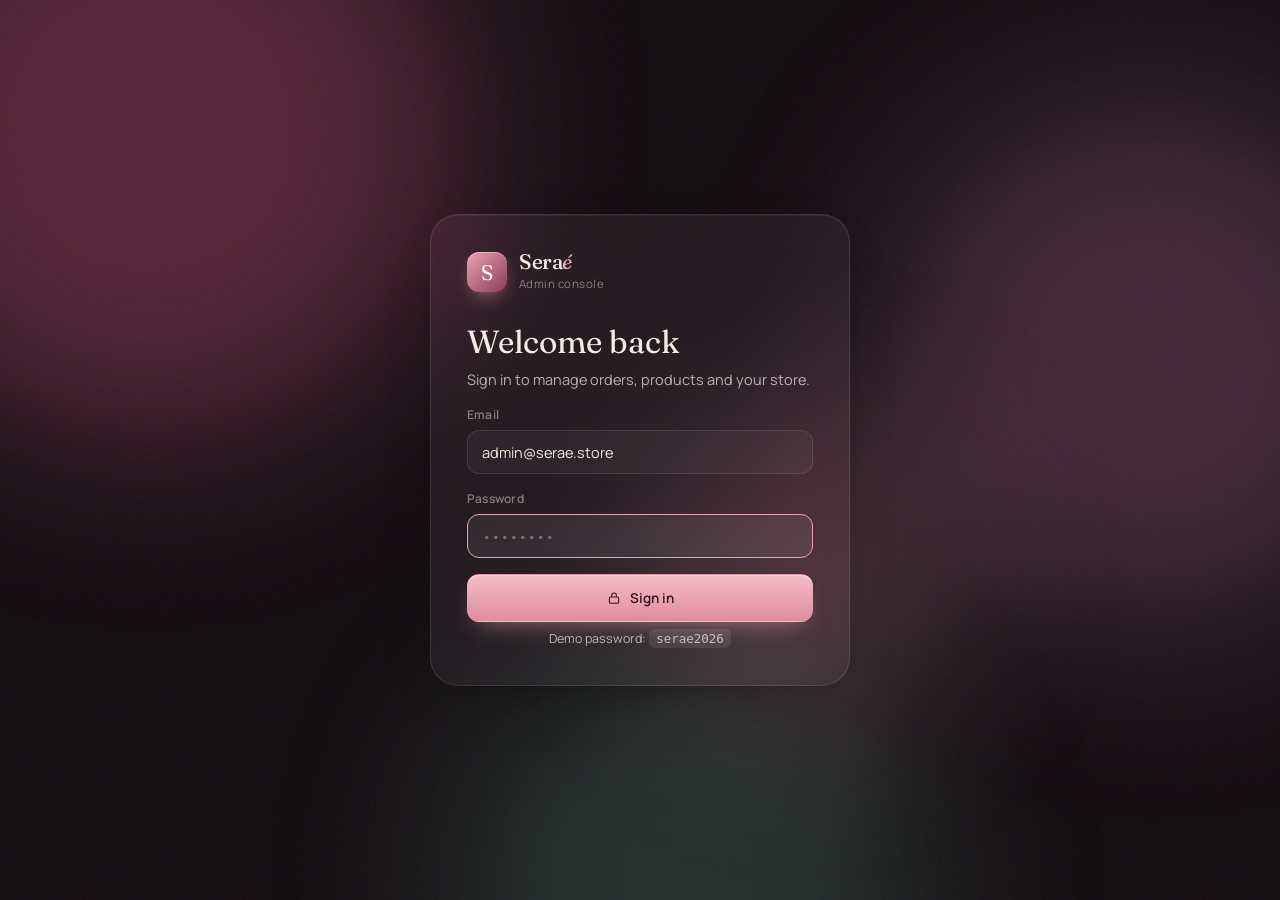
<file: admin.html>
<!doctype html>
<html lang="en">
<head>
  <meta charset="utf-8" />
  <meta name="viewport" content="width=device-width, initial-scale=1" />
  <title>Seraé Admin — Dashboard</title>
  <meta name="robots" content="noindex, nofollow" />
  <link rel="preconnect" href="https://fonts.googleapis.com" />
  <link rel="preconnect" href="https://fonts.gstatic.com" crossorigin />
  <link href="https://fonts.googleapis.com/css2?family=Fraunces:ital,opsz,wght@0,9..144,300..600;1,9..144,300..600&family=Manrope:wght@400;500;600;700&display=swap" rel="stylesheet" />
  <link rel="stylesheet" href="css/admin.css" />
  <link rel="icon" href="data:image/svg+xml,%3Csvg xmlns='http://www.w3.org/2000/svg' viewBox='0 0 32 32'%3E%3Crect width='32' height='32' rx='9' fill='%23B4566A'/%3E%3Ctext x='16' y='22' font-family='Georgia' font-size='17' fill='%23fff' text-anchor='middle'%3ES%3C/text%3E%3C/svg%3E" />
</head>
<body>

<svg width="0" height="0" style="position:absolute" aria-hidden="true">
  <symbol id="a-grid" viewBox="0 0 24 24"><rect x="4" y="4" width="7" height="7" rx="2" fill="none" stroke="currentColor" stroke-width="1.6"/><rect x="13" y="4" width="7" height="7" rx="2" fill="none" stroke="currentColor" stroke-width="1.6"/><rect x="4" y="13" width="7" height="7" rx="2" fill="none" stroke="currentColor" stroke-width="1.6"/><rect x="13" y="13" width="7" height="7" rx="2" fill="none" stroke="currentColor" stroke-width="1.6"/></symbol>
  <symbol id="a-bag" viewBox="0 0 24 24"><path d="M6 7h12l1 13H5L6 7Z" fill="none" stroke="currentColor" stroke-width="1.6" stroke-linejoin="round"/><path d="M9 7a3 3 0 0 1 6 0" fill="none" stroke="currentColor" stroke-width="1.6"/></symbol>
  <symbol id="a-box" viewBox="0 0 24 24"><path d="m12 3 8 4.5v9L12 21l-8-4.5v-9L12 3Z" fill="none" stroke="currentColor" stroke-width="1.6" stroke-linejoin="round"/><path d="m4 7.5 8 4.5 8-4.5M12 12v9" fill="none" stroke="currentColor" stroke-width="1.6"/></symbol>
  <symbol id="a-users" viewBox="0 0 24 24"><circle cx="9" cy="8.5" r="3.2" fill="none" stroke="currentColor" stroke-width="1.6"/><path d="M3.5 19c.8-3.2 3-5 5.5-5s4.7 1.8 5.5 5" fill="none" stroke="currentColor" stroke-width="1.6" stroke-linecap="round"/><path d="M15.5 5.6a3 3 0 0 1 0 5.8M17 14.3c1.8.6 3 2.2 3.5 4.7" fill="none" stroke="currentColor" stroke-width="1.6" stroke-linecap="round"/></symbol>
  <symbol id="a-gear" viewBox="0 0 24 24"><circle cx="12" cy="12" r="3" fill="none" stroke="currentColor" stroke-width="1.6"/><path d="M12 3v2.2M12 18.8V21M3 12h2.2M18.8 12H21M5.6 5.6l1.6 1.6M16.8 16.8l1.6 1.6M5.6 18.4l1.6-1.6M16.8 7.2l1.6-1.6" stroke="currentColor" stroke-width="1.6" stroke-linecap="round"/></symbol>
  <symbol id="a-spark" viewBox="0 0 24 24"><path d="M12 3c.6 4.6 2.4 6.4 7 7-4.6.6-6.4 2.4-7 7-.6-4.6-2.4-6.4-7-7 4.6-.6 6.4-2.4 7-7Z" fill="currentColor"/></symbol>
  <symbol id="a-search" viewBox="0 0 24 24"><circle cx="11" cy="11" r="6.5" fill="none" stroke="currentColor" stroke-width="1.6"/><path d="m16 16 4 4" stroke="currentColor" stroke-width="1.6" stroke-linecap="round"/></symbol>
  <symbol id="a-out" viewBox="0 0 24 24"><path d="M14 4h4a2 2 0 0 1 2 2v12a2 2 0 0 1-2 2h-4M10 16l-4-4 4-4M6 12h10" fill="none" stroke="currentColor" stroke-width="1.6" stroke-linecap="round" stroke-linejoin="round"/></symbol>
  <symbol id="a-store" viewBox="0 0 24 24"><path d="M4 9.5 5.5 4h13L20 9.5M4 9.5h16M4 9.5a2.7 2.7 0 0 0 5.3 0 2.7 2.7 0 0 0 5.4 0 2.7 2.7 0 0 0 5.3 0M5.5 12v8h13v-8" fill="none" stroke="currentColor" stroke-width="1.6" stroke-linejoin="round"/></symbol>
  <symbol id="a-close" viewBox="0 0 24 24"><path d="m6 6 12 12M18 6 6 18" stroke="currentColor" stroke-width="1.6" stroke-linecap="round"/></symbol>
  <symbol id="a-plus" viewBox="0 0 24 24"><path d="M12 5v14M5 12h14" stroke="currentColor" stroke-width="1.8" stroke-linecap="round"/></symbol>
  <symbol id="a-down" viewBox="0 0 24 24"><path d="M12 4v11m-4-4 4 4 4-4M5 19h14" fill="none" stroke="currentColor" stroke-width="1.6" stroke-linecap="round" stroke-linejoin="round"/></symbol>
  <symbol id="a-up" viewBox="0 0 24 24"><path d="m6 14 6-6 6 6" fill="none" stroke="currentColor" stroke-width="2" stroke-linecap="round" stroke-linejoin="round"/></symbol>
  <symbol id="a-dn" viewBox="0 0 24 24"><path d="m6 10 6 6 6-6" fill="none" stroke="currentColor" stroke-width="2" stroke-linecap="round" stroke-linejoin="round"/></symbol>
  <symbol id="a-clock" viewBox="0 0 24 24"><circle cx="12" cy="12" r="8" fill="none" stroke="currentColor" stroke-width="1.8"/><path d="M12 8v4l3 2" fill="none" stroke="currentColor" stroke-width="1.8" stroke-linecap="round"/></symbol>
  <symbol id="a-truck" viewBox="0 0 24 24"><path d="M3 6h11v10H3zM14 9h4l3 3v4h-7" fill="none" stroke="currentColor" stroke-width="1.8" stroke-linejoin="round"/><circle cx="7" cy="17.5" r="1.8" fill="none" stroke="currentColor" stroke-width="1.8"/><circle cx="17" cy="17.5" r="1.8" fill="none" stroke="currentColor" stroke-width="1.8"/></symbol>
  <symbol id="a-check" viewBox="0 0 24 24"><path d="m5 12.5 4.5 4.5L19 7.5" fill="none" stroke="currentColor" stroke-width="2" stroke-linecap="round" stroke-linejoin="round"/></symbol>
  <symbol id="a-x" viewBox="0 0 24 24"><circle cx="12" cy="12" r="8" fill="none" stroke="currentColor" stroke-width="1.8"/><path d="m9.5 9.5 5 5m0-5-5 5" stroke="currentColor" stroke-width="1.8" stroke-linecap="round"/></symbol>
  <symbol id="a-lock" viewBox="0 0 24 24"><rect x="5" y="10.5" width="14" height="9.5" rx="2.5" fill="none" stroke="currentColor" stroke-width="1.6"/><path d="M8.5 10.5V8a3.5 3.5 0 0 1 7 0v2.5" fill="none" stroke="currentColor" stroke-width="1.6"/></symbol>
  <symbol id="a-menu" viewBox="0 0 24 24"><path d="M4 8h16M4 16h16" stroke="currentColor" stroke-width="1.6" stroke-linecap="round"/></symbol>
  <symbol id="a-arrow" viewBox="0 0 24 24"><path d="M5 12h14m-5-5 5 5-5 5" fill="none" stroke="currentColor" stroke-width="1.6" stroke-linecap="round" stroke-linejoin="round"/></symbol>
</svg>

<div class="orbs" aria-hidden="true"><i></i><i></i><i></i><i></i></div>

<!-- ============ Login ============ -->
<section class="login" id="login">
  <form class="login__card glass" id="loginForm">
    <div class="brand"><span class="brand__mark">S</span><div><b>Sera<em>é</em></b><small>Admin console</small></div></div>
    <h1>Welcome back</h1>
    <p>Sign in to manage orders, products and your store.</p>
    <label class="field"><span>Email</span><input type="email" value="admin@serae.store" autocomplete="username" /></label>
    <label class="field"><span>Password</span><input type="password" id="loginPass" placeholder="••••••••" autocomplete="current-password" required /></label>
    <div class="login__err" id="loginErr" hidden>That password isn't right.</div>
    <button class="btn btn--accent btn--block" type="submit"><svg><use href="#a-lock"/></svg> Sign in</button>
    <p class="login__hint">Demo password: <code>serae2026</code></p>
  </form>
</section>

<!-- ============ App ============ -->
<div class="app" id="app" hidden>
  <aside class="side glass" id="side">
    <div class="brand"><span class="brand__mark">S</span><div><b>Sera<em>é</em></b><small>Admin console</small></div></div>
    <nav class="side__nav" id="sideNav">
      <button data-view="dashboard" class="active"><svg><use href="#a-grid"/></svg><span>Dashboard</span></button>
      <button data-view="orders"><svg><use href="#a-bag"/></svg><span>Orders</span><em id="navOrders" hidden></em></button>
      <button data-view="products"><svg><use href="#a-box"/></svg><span>Products</span></button>
      <button data-view="customers"><svg><use href="#a-users"/></svg><span>Customers</span></button>
      <button data-view="settings"><svg><use href="#a-gear"/></svg><span>Settings</span></button>
    </nav>
    <div class="side__card">
      <svg><use href="#a-spark"/></svg>
      <b>AI skin scans</b>
      <p><span id="sideScans">0</span> scans this month drive routine sales.</p>
    </div>
    <div class="side__foot">
      <a href="index.html" class="side__link"><svg><use href="#a-store"/></svg><span>View store</span></a>
      <button class="side__link" id="logoutBtn"><svg><use href="#a-out"/></svg><span>Sign out</span></button>
    </div>
  </aside>

  <main class="main">
    <header class="top">
      <button class="icon-btn top__menu" id="menuBtn" aria-label="Menu"><svg><use href="#a-menu"/></svg></button>
      <div class="top__title">
        <h1 id="viewTitle">Dashboard</h1>
        <p id="viewSub"></p>
      </div>
      <div class="top__actions">
        <label class="search glass"><svg><use href="#a-search"/></svg><input id="globalSearch" placeholder="Search orders, products…" /></label>
        <div class="seg glass" id="rangeSeg" role="tablist" aria-label="Date range">
          <button data-range="7">7D</button><button data-range="30" class="active">30D</button><button data-range="90">90D</button>
        </div>
        <div class="avatar" title="Signed in as admin">AD</div>
      </div>
    </header>

    <!-- Dashboard -->
    <section class="view active" data-view="dashboard">
      <div class="demo-banner glass" id="demoBanner" hidden>
        <svg><use href="#a-spark"/></svg>
        <span>Showing <b>sample data</b> alongside real orders placed in this browser.</span>
        <button class="link" data-goto="settings">Manage data</button>
      </div>

      <div class="kpis" id="kpis"></div>

      <div class="grid-2">
        <article class="panel glass panel--chart">
          <header class="panel__head">
            <div><h3>Revenue</h3><p id="revSub">Daily revenue, excluding cancelled orders</p></div>
            <div class="seg seg--sm" id="revView"><button data-mode="chart" class="active">Chart</button><button data-mode="table">Table</button></div>
          </header>
          <div class="chart" id="revChart"></div>
          <div class="chart-table" id="revTable" hidden></div>
        </article>

        <article class="panel glass">
          <header class="panel__head"><div><h3>Order status</h3><p>All orders in range</p></div></header>
          <div class="status-grid" id="statusGrid"></div>
          <div class="panel__divider"></div>
          <header class="panel__head panel__head--tight"><div><h3>Skin types scanned</h3><p id="scanSub">From AI skin analysis</p></div></header>
          <div class="hbars" id="scanBars"></div>
        </article>
      </div>

      <div class="grid-2 grid-2--even">
        <article class="panel glass">
          <header class="panel__head"><div><h3>Sales by category</h3><p>Revenue in range</p></div></header>
          <div class="hbars" id="catBars"></div>
        </article>
        <article class="panel glass">
          <header class="panel__head"><div><h3>Top products</h3><p>By revenue in range</p></div><button class="link" data-goto="products">All products</button></header>
          <ol class="top-list" id="topProducts"></ol>
        </article>
      </div>

      <article class="panel glass">
        <header class="panel__head"><div><h3>Recent orders</h3><p>Latest activity across your store</p></div><button class="link" data-goto="orders">View all <svg><use href="#a-arrow"/></svg></button></header>
        <div class="table-wrap"><table class="table" id="recentOrders"></table></div>
      </article>
    </section>

    <!-- Orders -->
    <section class="view" data-view="orders">
      <div class="toolbar">
        <div class="seg glass" id="statusFilter">
          <button data-status="all" class="active">All</button><button data-status="Processing">Processing</button><button data-status="Shipped">Shipped</button><button data-status="Delivered">Delivered</button><button data-status="Cancelled">Cancelled</button>
        </div>
        <button class="btn btn--glass" id="exportCsv"><svg><use href="#a-down"/></svg> Export CSV</button>
      </div>
      <article class="panel glass panel--flush">
        <div class="table-wrap"><table class="table table--click" id="ordersTable"></table></div>
        <div class="table-foot" id="ordersFoot"></div>
      </article>
    </section>

    <!-- Products -->
    <section class="view" data-view="products">
      <div class="toolbar">
        <select class="select glass" id="catFilter" aria-label="Category"></select>
        <button class="btn btn--accent" id="addProduct"><svg><use href="#a-plus"/></svg> Add product</button>
      </div>
      <article class="panel glass panel--flush">
        <div class="table-wrap"><table class="table table--click" id="productsTable"></table></div>
      </article>
    </section>

    <!-- Customers -->
    <section class="view" data-view="customers">
      <article class="panel glass panel--flush">
        <div class="table-wrap"><table class="table" id="customersTable"></table></div>
      </article>
    </section>

    <!-- Settings -->
    <section class="view" data-view="settings">
      <form class="settings" id="settingsForm">
        <article class="panel glass">
          <header class="panel__head"><div><h3>Shipping & checkout</h3><p>Applied to the storefront in this browser</p></div></header>
          <div class="fields">
            <label class="field"><span>Free shipping over (USD)</span><input type="number" step="0.01" min="0" name="freeShippingOver" /></label>
            <label class="field"><span>Standard shipping (USD)</span><input type="number" step="0.01" min="0" name="standard" /></label>
            <label class="field"><span>Express shipping (USD)</span><input type="number" step="0.01" min="0" name="express" /></label>
            <label class="field"><span>WhatsApp order number</span><input name="whatsapp" placeholder="e.g. 8801XXXXXXXXX" /></label>
          </div>
        </article>
        <article class="panel glass">
          <header class="panel__head"><div><h3>Currency rates</h3><p>1 USD equals…</p></div></header>
          <div class="fields fields--4" id="rateFields"></div>
        </article>
        <article class="panel glass">
          <header class="panel__head"><div><h3>Data & security</h3><p>Everything is stored locally in this browser</p></div></header>
          <label class="switch-row"><div><b>Show sample data</b><small>Mix demo orders and scans into reports</small></div><input type="checkbox" class="switch" name="showDemo" /></label>
          <div class="fields">
            <label class="field"><span>Admin password</span><input type="password" name="password" placeholder="Leave blank to keep current" autocomplete="new-password" /></label>
          </div>
          <div class="btn-row">
            <button type="button" class="btn btn--glass" id="exportJson"><svg><use href="#a-down"/></svg> Export all data</button>
            <button type="button" class="btn btn--glass" id="resetCatalog">Reset product edits</button>
            <button type="button" class="btn btn--danger" id="clearOrders">Delete real orders</button>
          </div>
        </article>
        <div class="settings__save"><button class="btn btn--accent" type="submit"><svg><use href="#a-check"/></svg> Save settings</button></div>
      </form>
    </section>
  </main>
</div>

<!-- Order sheet -->
<div class="scrim" id="scrim"></div>
<aside class="sheet glass-strong" id="orderSheet" aria-label="Order details"></aside>

<!-- Product editor -->
<div class="modal" id="productModal" role="dialog" aria-modal="true" aria-label="Edit product">
  <form class="modal__card glass-strong" id="productForm"></form>
</div>

<div class="tooltip" id="tooltip" role="status"></div>
<div class="toast" id="toast"></div>

<script>window.SERAE_ADMIN = true;</script>
<script src="js/products.js"></script>
<script src="js/bottle.js"></script>
<script src="js/admin.js"></script>
</body>
</html>
</file>
<file: css/style.css>
/* ==========================================================
   SERAÉ — AI Skincare Store
   ========================================================== */

:root {
  --bg: #FBF7F5;
  --bg-2: #F4EAE7;
  --card: #FFFCFB;
  --ink: #2B2024;
  --ink-2: #5B4C53;
  --muted: #978790;
  --line: rgba(43, 32, 36, .12);
  --accent: #B4566A;
  --accent-2: #E8A3B0;
  --accent-soft: #F6DDE2;
  --dark: #2A1E25;
  --dark-2: #3A2A33;
  --cream-text: #FBF1F3;
  --good: #6E9C84;

  --serif: 'Fraunces', Georgia, 'Times New Roman', serif;
  --sans: 'Manrope', system-ui, -apple-system, 'Segoe UI', sans-serif;

  --r-xl: 36px;
  --r-lg: 26px;
  --r-md: 18px;
  --r-sm: 12px;
  --shadow: 0 30px 60px -30px rgba(70, 38, 54, .35);
  --shadow-sm: 0 10px 30px -12px rgba(70, 38, 54, .25);
  --ease: cubic-bezier(.2, .7, .2, 1);
}

*, *::before, *::after { box-sizing: border-box; }
html { scroll-behavior: smooth; scroll-padding-top: 90px; }
body {
  margin: 0;
  font-family: var(--sans);
  font-size: 16px;
  line-height: 1.6;
  color: var(--ink);
  background: var(--bg);
  -webkit-font-smoothing: antialiased;
  overflow-x: hidden;
}
body.lock { overflow: hidden; }
img { max-width: 100%; display: block; }
a { color: inherit; text-decoration: none; }
button, input, select, textarea { font: inherit; color: inherit; }
button { cursor: pointer; background: none; border: 0; padding: 0; }
svg { width: 1em; height: 1em; flex-shrink: 0; }
h1, h2, h3, h4, h5 { margin: 0; font-weight: 500; line-height: 1.1; }
p { margin: 0; }
em { font-style: italic; font-family: var(--serif); font-weight: 300; }
[hidden] { display: none !important; }

.container { width: min(1280px, 100% - 48px); margin-inline: auto; }
.section { padding: 120px 0; }

/* ---------- Type helpers ---------- */
.eyebrow {
  display: inline-flex; align-items: center; gap: 8px;
  padding: 7px 14px 7px 12px;
  font-size: 12.5px; font-weight: 600; letter-spacing: .04em;
  color: var(--ink-2);
  background: rgba(255, 255, 255, .6);
  border: 1px solid var(--line);
  border-radius: 999px;
}
.eyebrow svg { color: var(--accent); width: 14px; height: 14px; }
.eyebrow--light { color: var(--cream-text); background: rgba(255, 255, 255, .06); border-color: rgba(255, 255, 255, .14); }
.eyebrow--light svg { color: var(--accent-2); }

.section-title {
  font-family: var(--serif);
  font-size: clamp(36px, 4.6vw, 62px);
  font-weight: 400;
  letter-spacing: -.02em;
  margin-top: 18px;
}
.section-title em { color: var(--accent); }
.lead { font-size: 17px; color: var(--ink-2); max-width: 46ch; }
.fineprint { font-size: 12.5px; color: var(--muted); margin-top: 18px; }
.fineprint--center { text-align: center; margin-top: 28px; }
.muted { color: var(--muted); }

.section-head { display: flex; justify-content: space-between; align-items: flex-end; gap: 32px; margin-bottom: 48px; flex-wrap: wrap; }
.section-head--center { flex-direction: column; align-items: center; text-align: center; }

/* ---------- Buttons ---------- */
.btn {
  display: inline-flex; align-items: center; justify-content: center; gap: 10px;
  height: 54px; padding: 0 26px;
  font-weight: 600; font-size: 15px;
  border-radius: 999px;
  border: 1px solid transparent;
  transition: transform .3s var(--ease), background .3s, color .3s, border-color .3s, box-shadow .3s;
  white-space: nowrap; cursor: pointer;
}
.btn svg { width: 18px; height: 18px; }
.btn:hover { transform: translateY(-2px); }
.btn--dark { background: var(--ink); color: var(--bg); box-shadow: 0 14px 30px -14px rgba(43, 32, 36, .7); }
.btn--dark:hover { background: #000; }
.btn--ghost { border-color: var(--line); background: rgba(255, 255, 255, .5); }
.btn--ghost:hover { background: #fff; }
.btn--light { background: var(--cream-text); color: var(--ink); }
.btn--light:hover { background: #fff; }
.btn--outline-light { border-color: rgba(255, 255, 255, .25); color: var(--cream-text); }
.btn--outline-light:hover { background: rgba(255, 255, 255, .08); }
.btn--text-light { color: rgba(251, 241, 243, .7); padding: 0 10px; text-decoration: underline; text-underline-offset: 4px; }
.btn--text-light:hover { color: #fff; }
.btn--block { width: 100%; }
.btn--whatsapp { background: #25D366; color: #fff; }
.btn:disabled { opacity: .5; cursor: not-allowed; transform: none; }

.icon-btn {
  position: relative;
  display: inline-grid; place-items: center;
  width: 44px; height: 44px; border-radius: 50%;
  transition: background .25s;
}
.icon-btn svg { width: 21px; height: 21px; }
.icon-btn:hover { background: rgba(43, 32, 36, .06); }
.icon-btn--dark { background: var(--ink); color: var(--bg); }
.icon-btn--dark:hover { background: #000; }
.count {
  position: absolute; top: 2px; right: 0;
  min-width: 18px; height: 18px; padding: 0 5px;
  display: grid; place-items: center;
  font-size: 10.5px; font-weight: 700;
  color: #fff; background: var(--accent);
  border-radius: 999px; border: 2px solid var(--bg);
}
.link-btn { font-size: 14px; font-weight: 600; text-decoration: underline; text-underline-offset: 3px; color: var(--accent); }

.stars { display: inline-flex; align-items: center; gap: 2px; color: #D19A3E; font-size: 14px; }
.stars b { color: var(--ink); margin-left: 6px; font-size: 14px; }

/* ---------- Announcement ---------- */
.announce { background: var(--ink); color: var(--cream-text); font-size: 13px; overflow: hidden; }
.announce__track { display: flex; justify-content: center; gap: 56px; padding: 9px 24px; white-space: nowrap; }
.announce__track span { opacity: .85; }
.announce__track b { font-weight: 600; color: #fff; }

/* ---------- Header ---------- */
.header { position: sticky; top: 12px; z-index: 50; margin-top: 12px; }
.header__inner {
  display: flex; align-items: center; gap: 28px;
  height: 70px; padding: 0 10px 0 26px;
  border-radius: 999px;
  background: rgba(255, 252, 251, .55);
  border: 1px solid rgba(255, 255, 255, .7);
  box-shadow: 0 1px 0 rgba(255, 255, 255, .8) inset, 0 10px 30px -18px rgba(70, 38, 54, .35);
  backdrop-filter: saturate(1.6) blur(18px);
  -webkit-backdrop-filter: saturate(1.6) blur(18px);
  transition: background .3s, box-shadow .3s;
}
.header.scrolled .header__inner {
  background: rgba(255, 252, 251, .78);
  box-shadow: 0 1px 0 rgba(255, 255, 255, .8) inset, 0 18px 40px -20px rgba(70, 38, 54, .45);
}

/* Film grain for a printed, tactile feel */
body::after {
  content: ''; position: fixed; inset: 0; z-index: 400; pointer-events: none; opacity: .045;
  background-image: url("data:image/svg+xml,%3Csvg xmlns='http://www.w3.org/2000/svg' width='160' height='160'%3E%3Cfilter id='n'%3E%3CfeTurbulence type='fractalNoise' baseFrequency='.9' numOctaves='3' stitchTiles='stitch'/%3E%3C/filter%3E%3Crect width='100%25' height='100%25' filter='url(%23n)'/%3E%3C/svg%3E");
}
.header__menu { display: none; }
.logo { font-family: var(--serif); font-size: 30px; font-weight: 500; letter-spacing: -.03em; }
.logo span { color: var(--accent); font-style: italic; }
.logo--light { color: var(--cream-text); }
.nav { display: flex; gap: 6px; margin-left: auto; }
.nav a { padding: 9px 16px; font-size: 14.5px; font-weight: 500; border-radius: 999px; transition: background .25s; }
.nav a:hover { background: rgba(43, 32, 36, .06); }
.header__actions { display: flex; align-items: center; gap: 4px; margin-left: auto; }
.currency {
  display: inline-flex; align-items: center; gap: 6px;
  height: 40px; padding: 0 6px 0 12px; margin-right: 6px;
  border: 1px solid var(--line); border-radius: 999px;
  font-size: 13px; font-weight: 600; cursor: pointer;
}
.currency svg { width: 16px; height: 16px; color: var(--muted); }
.currency select { border: 0; background: transparent; font-weight: 600; cursor: pointer; outline: none; padding-right: 4px; }

/* ---------- Hero ---------- */
.hero { padding: 28px 0 90px; position: relative; }
.hero::before, .hero::after {
  content: ''; position: absolute; pointer-events: none; z-index: -1; border-radius: 50%;
}
.hero::before { right: -10vw; top: -260px; width: 70vw; height: 1000px; background: radial-gradient(closest-side, rgba(232, 163, 176, .4), transparent 70%); }
.hero::after { left: -20vw; top: 200px; width: 50vw; height: 700px; background: radial-gradient(closest-side, rgba(169, 181, 160, .28), transparent 70%); }
.hero__grid { display: grid; grid-template-columns: minmax(0, .9fr) minmax(0, 1.1fr); gap: 56px; align-items: center; }
.hero__title {
  font-family: var(--serif);
  font-size: clamp(44px, 5.1vw, 84px);
  font-weight: 400;
  letter-spacing: -.035em;
  line-height: 1.02;
  margin: 26px 0 26px;
}
.hero__title em { color: var(--accent); }
.hero__title .line { display: block; overflow: hidden; padding-bottom: .08em; margin-bottom: -.08em; }
.hero__title .line > span { display: inline-block; animation: rise 1.1s var(--ease) both; }
.hero__title .line:nth-child(2) > span { animation-delay: .12s; }
@keyframes rise { from { transform: translateY(105%); } }
.hero__lead { font-size: 18px; color: var(--ink-2); max-width: 50ch; }
.hero__cta { display: flex; gap: 12px; margin-top: 36px; flex-wrap: wrap; }
.hero__proof { display: flex; align-items: center; gap: 16px; margin-top: 40px; }
.hero__proof small { color: var(--muted); font-size: 13px; }
.avatars { display: flex; flex-shrink: 0; }
.avatars img { width: 40px; height: 40px; border-radius: 50%; object-fit: cover; border: 2.5px solid var(--bg); margin-left: -10px; }
.avatars img:first-child { margin-left: 0; }
.hero__stats { display: flex; gap: 48px; margin: 44px 0 0; padding-top: 28px; border-top: 1px solid var(--line); }
.hero__stats dt { font-family: var(--serif); font-size: 38px; letter-spacing: -.02em; line-height: 1; }
.hero__stats dd { margin: 6px 0 0; font-size: 13px; color: var(--muted); }

.hero__visual { position: relative; width: 100%; }

.face-card {
  position: relative;
  height: clamp(580px, calc(100vh - 150px), 900px);
  border-radius: 40px;
  overflow: hidden;
  background: #0b0b0b;
  box-shadow: 0 50px 90px -40px rgba(70, 38, 54, .55), 0 0 0 1px rgba(255, 255, 255, .5);
  isolation: isolate;
  container-type: size;
}
/* Stage = the photo at its native 4:5, sized to cover the card and centred on the face */
.face-stage {
  --sw: max(100cqw, 80cqh);
  position: absolute;
  width: var(--sw);
  height: calc(var(--sw) * 1.25);
  left: calc(50cqw - var(--sw) / 2);
  top: clamp(calc(100cqh - var(--sw) * 1.25), calc(48cqh - var(--sw) * .5), 0px);
}
.face-card__img { width: 100%; height: 100%; object-fit: cover; animation: slowzoom 18s ease-in-out infinite alternate; transform-origin: 60% 40%; }
@keyframes slowzoom { to { transform: scale(1.045); } }
.face-card__vignette { position: absolute; inset: 0; z-index: 1; pointer-events: none; background: radial-gradient(120% 90% at 60% 40%, transparent 50%, rgba(0,0,0,.45)), linear-gradient(180deg, rgba(0,0,0,.3), transparent 22%, transparent 65%, rgba(0,0,0,.55)); }
.face-stage .mesh, .face-stage .points, .face-stage .tag { z-index: 3; }
.scan-line, .live-chip, .face-hud { z-index: 4; }

.face-hud {
  position: absolute; right: 22px; bottom: 22px; width: 230px;
  padding: 16px 18px; border-radius: 22px;
  color: #fff;
  background: rgba(40, 27, 34, .3);
  border: 1px solid rgba(255, 255, 255, .2);
  box-shadow: 0 1px 0 rgba(255, 255, 255, .15) inset;
  backdrop-filter: blur(18px) saturate(1.4); -webkit-backdrop-filter: blur(18px) saturate(1.4);
  opacity: 0; animation: tagIn .8s var(--ease) 2.8s forwards;
}
.face-hud__head { display: flex; justify-content: space-between; align-items: center; font-size: 11px; letter-spacing: .08em; text-transform: uppercase; color: rgba(255,255,255,.65); margin-bottom: 12px; }
.face-hud__head b { display: inline-flex; align-items: center; gap: 6px; font-weight: 600; color: #fff; letter-spacing: .04em; }
.hud-row { display: grid; grid-template-columns: 72px 1fr 24px; align-items: center; gap: 10px; font-size: 12px; padding: 5px 0; }
.hud-row span { color: rgba(255,255,255,.75); }
.hud-row i { height: 4px; border-radius: 4px; background: linear-gradient(90deg, var(--accent-2) var(--w), rgba(255,255,255,.15) var(--w)); }
.hud-row b { font-weight: 600; text-align: right; font-variant-numeric: tabular-nums; }
.dot.dot--green { width: 7px; height: 7px; background: #7CD992; animation: none; box-shadow: 0 0 10px #7CD992; }
.face-hud__head span, .face-hud__head b { white-space: nowrap; }

.scan-line {
  position: absolute; left: 0; right: 0; height: 26%;
  top: -26%;
  background: linear-gradient(180deg, transparent, rgba(232, 163, 176, .18) 85%, rgba(255, 214, 224, .9) 99%, transparent);
  animation: sweep 4.5s var(--ease) infinite;
  mix-blend-mode: screen;
}
.scan-line::after { content: ''; position: absolute; left: 0; right: 0; bottom: 0; height: 1.5px; background: #fff; box-shadow: 0 0 18px 3px rgba(255, 206, 218, .9); }
@keyframes sweep { 0% { top: -26%; } 60%, 100% { top: 100%; } }

.mesh { position: absolute; inset: 0; width: 100%; height: 100%; }
.mesh polyline {
  fill: none; stroke: rgba(255, 255, 255, .8); stroke-width: 1; filter: drop-shadow(0 0 1.5px rgba(60, 20, 40, .55));
  vector-effect: non-scaling-stroke;
  stroke-dasharray: 400; stroke-dashoffset: 400;
  animation: draw 3s .4s var(--ease) forwards;
}
@keyframes draw { to { stroke-dashoffset: 0; } }

.points i {
  position: absolute; width: 7px; height: 7px; margin: -3.5px 0 0 -3.5px;
  background: #fff; border-radius: 50%;
  box-shadow: 0 0 0 3px rgba(255, 255, 255, .18), 0 0 12px rgba(255, 214, 224, .9);
  opacity: 0; animation: pop .5s var(--ease) forwards;
}
.points i::after {
  content: ''; position: absolute; inset: -6px; border-radius: 50%;
  border: 1px solid rgba(255, 255, 255, .6);
  animation: pulse 2.4s ease-out infinite;
}
.points i:nth-child(n) { animation-delay: calc(var(--i, 0) * 80ms + .3s); }
@keyframes pop { from { opacity: 0; transform: scale(0); } to { opacity: 1; transform: scale(1); } }
@keyframes pulse { 0% { transform: scale(.6); opacity: .9; } 100% { transform: scale(2.2); opacity: 0; } }

.live-chip {
  position: absolute; top: 20px; left: 20px;
  display: inline-flex; align-items: center; gap: 8px;
  padding: 8px 14px; border-radius: 999px;
  font-size: 12.5px; font-weight: 600; color: #fff;
  background: rgba(255, 255, 255, .12);
  border: 1px solid rgba(255, 255, 255, .2);
  backdrop-filter: blur(12px); -webkit-backdrop-filter: blur(12px);
}
.live-chip b { font-variant-numeric: tabular-nums; opacity: .7; font-weight: 500; }
.dot { width: 8px; height: 8px; border-radius: 50%; background: #FF5A4E; box-shadow: 0 0 0 0 rgba(255, 90, 78, .6); animation: blink 1.6s infinite; }
@keyframes blink { 0% { box-shadow: 0 0 0 0 rgba(255, 90, 78, .6); } 70% { box-shadow: 0 0 0 8px rgba(255, 90, 78, 0); } 100% { box-shadow: 0 0 0 0 rgba(255, 90, 78, 0); } }

.tag {
  position: absolute;
  display: flex; flex-direction: column;
  padding: 8px 12px; min-width: 96px;
  font-size: 11px; line-height: 1.3; color: rgba(255, 255, 255, .78);
  background: rgba(40, 27, 34, .32);
  border: 1px solid rgba(255, 255, 255, .22);
  border-radius: 12px;
  backdrop-filter: blur(12px); -webkit-backdrop-filter: blur(12px);
  opacity: 0;
  animation: tagIn .7s var(--ease) var(--d, 0s) forwards;
}
.tag b { color: #fff; font-size: 14px; font-weight: 600; }
.tag::before { content: ''; position: absolute; top: 50%; width: 22px; height: 1px; background: rgba(255, 255, 255, .7); }
.tag--l { transform: translate(calc(-100% - 26px), -50%); }
.tag--l::before { left: 100%; }
.tag--r { transform: translate(26px, -50%); }
.tag--r::before { right: 100%; }
@keyframes tagIn { from { opacity: 0; filter: blur(6px); } to { opacity: 1; filter: blur(0); } }

.float-card {
  position: absolute;
  background: rgba(255, 252, 251, .9);
  backdrop-filter: blur(16px); -webkit-backdrop-filter: blur(16px);
  border: 1px solid rgba(255, 255, 255, .7);
  border-radius: 22px;
  box-shadow: var(--shadow-sm);
  animation: float 6s ease-in-out infinite;
}
@keyframes float { 50% { transform: translateY(-10px); } }
.float-card { z-index: 5; }
.float-card--score { left: -56px; bottom: 80px; display: flex; align-items: center; gap: 16px; padding: 16px 22px 16px 16px; }
.float-card--score small { display: block; font-size: 12px; color: var(--muted); }
.float-card--score b { display: block; font-size: 14.5px; font-weight: 600; }
.bars { display: grid; gap: 4px; margin-top: 8px; width: 130px; }
.bars i { display: block; height: 4px; border-radius: 4px; background: linear-gradient(90deg, var(--accent) var(--w), rgba(43, 32, 36, .08) var(--w)); }
.float-card--product { right: -36px; top: 90px; width: 210px; padding: 12px; animation-delay: -3s; }

.mini-product { display: flex; gap: 12px; align-items: center; }
.mini-product__img { width: 64px; height: 72px; flex-shrink: 0; border-radius: 14px; display: grid; place-items: center; background: color-mix(in srgb, var(--c, #ddd) 7%, #F6EEEC); isolation: isolate; overflow: hidden; }
.mini-product__img .pack { width: 92%; height: 92%; }
.mini-product small { display: block; font-size: 10.5px; font-weight: 700; letter-spacing: .06em; text-transform: uppercase; color: var(--muted); }
.mini-product b { display: block; font-size: 13px; font-weight: 600; line-height: 1.25; margin: 2px 0 4px; }
.mini-product .price { font-size: 13px; }
.float-card__label { display: flex; align-items: center; gap: 6px; font-size: 11px; font-weight: 700; color: var(--accent); margin: 0 0 10px 2px; letter-spacing: .04em; text-transform: uppercase; }
.float-card__label svg { width: 13px; height: 13px; }

.ring {
  --size: 64px;
  position: relative; width: var(--size); height: var(--size); flex-shrink: 0;
  border-radius: 50%;
  background: conic-gradient(var(--accent) calc(var(--p) * 1%), rgba(43, 32, 36, .08) 0);
  display: grid; place-items: center;
  transition: --p 1.2s;
}
.ring::before { content: ''; position: absolute; inset: 6px; border-radius: 50%; background: var(--card); }
.ring span { position: relative; font-family: var(--serif); font-size: 22px; }
.ring--lg { --size: 104px; }
.ring--lg::before { inset: 8px; background: var(--dark-2); }
.ring--lg span { font-size: 36px; color: var(--cream-text); }
@property --p { syntax: '<number>'; inherits: true; initial-value: 0; }

/* ---------- Brands marquee ---------- */
.brands { padding: 26px 0; border-block: 1px solid var(--line); overflow: hidden; }
.marquee { mask-image: linear-gradient(90deg, transparent, #000 10%, #000 90%, transparent); -webkit-mask-image: linear-gradient(90deg, transparent, #000 10%, #000 90%, transparent); }
.marquee__track { display: flex; gap: 64px; width: max-content; animation: marquee 50s linear infinite; }
.marquee:hover .marquee__track { animation-play-state: paused; }
.marquee__track button { font-family: var(--serif); font-size: 26px; font-weight: 400; letter-spacing: -.01em; color: var(--ink-2); opacity: .55; white-space: nowrap; transition: opacity .25s, color .25s; }
.marquee__track button:nth-child(3n) { font-style: italic; }
.marquee__track button:hover { opacity: 1; color: var(--accent); }
@keyframes marquee { to { transform: translateX(-50%); } }

/* ---------- AI Analysis ---------- */
.analysis {
  margin: 110px 16px 0;
  padding: 110px 0;
  background: var(--dark);
  color: var(--cream-text);
  border-radius: 44px;
  position: relative; overflow: hidden;
}
.analysis::before {
  content: ''; position: absolute; width: 900px; height: 900px; right: -300px; top: -300px;
  background: radial-gradient(closest-side, rgba(180, 86, 106, .28), transparent);
  pointer-events: none;
}
.analysis .section-title em { color: var(--accent-2); }
.analysis .lead { color: rgba(251, 241, 243, .7); margin-top: 22px; }
.analysis .fineprint { color: rgba(251, 241, 243, .45); }
.analysis__grid { display: grid; grid-template-columns: 1fr 1fr; gap: 80px; align-items: center; position: relative; }

.steps { list-style: none; padding: 0; margin: 40px 0 0; display: grid; gap: 4px; }
.steps li { display: flex; gap: 22px; padding: 20px 0; border-top: 1px solid rgba(255, 255, 255, .1); }
.steps b { font-family: var(--serif); font-size: 15px; font-weight: 400; color: var(--accent-2); padding-top: 2px; }
.steps h4 { font-size: 18px; font-weight: 600; margin-bottom: 6px; }
.steps p { color: rgba(251, 241, 243, .6); font-size: 14.5px; }

.scanner { justify-self: end; width: min(100%, 480px); }
.scanner__view {
  position: relative; aspect-ratio: 4 / 5;
  border-radius: var(--r-xl); overflow: hidden;
  background: #000;
  border: 1px solid rgba(255, 255, 255, .1);
}
.scanner__view video, .scanner__view img, .scanner__view canvas { position: absolute; inset: 0; width: 100%; height: 100%; object-fit: cover; }
.scanner__view video { transform: scaleX(-1); display: none; }
.scanner__view.is-live video { display: block; }
.scanner__placeholder { opacity: .38; filter: grayscale(.4); transition: opacity .4s; }
.scanner__view.is-live .scanner__placeholder, .scanner__view.has-image .scanner__placeholder { opacity: 0; }
.scanner__oval {
  position: absolute; left: 50%; top: 46%;
  width: 62%; height: 64%;
  transform: translate(-50%, -50%);
  border: 1.5px dashed rgba(255, 255, 255, .45);
  border-radius: 50%;
  transition: border-color .3s;
}
.scanner__view.is-scanning .scanner__oval { border-color: var(--accent-2); border-style: solid; box-shadow: 0 0 40px rgba(232, 163, 176, .35), inset 0 0 40px rgba(232, 163, 176, .2); }
.scanner__grid {
  position: absolute; inset: 0; opacity: 0; transition: opacity .4s;
  background-image: linear-gradient(rgba(255,255,255,.07) 1px, transparent 1px), linear-gradient(90deg, rgba(255,255,255,.07) 1px, transparent 1px);
  background-size: 28px 28px;
}
.scanner__view.is-scanning .scanner__grid { opacity: 1; }
.scanner__line { position: absolute; left: 0; right: 0; height: 2px; top: 0; background: var(--accent-2); box-shadow: 0 0 22px 4px rgba(232, 163, 176, .8); opacity: 0; }
.scanner__view.is-scanning .scanner__line { opacity: 1; animation: scanY 1.6s ease-in-out infinite alternate; }
@keyframes scanY { from { top: 8%; } to { top: 92%; } }
.scanner__status {
  position: absolute; left: 50%; bottom: 20px; transform: translateX(-50%);
  padding: 9px 16px; border-radius: 999px; white-space: nowrap;
  font-size: 13px; font-weight: 600;
  background: rgba(40, 27, 34, .5); border: 1px solid rgba(255, 255, 255, .15);
  backdrop-filter: blur(10px); -webkit-backdrop-filter: blur(10px);
}
.scanner__count { position: absolute; inset: 0; display: grid; place-items: center; font-family: var(--serif); font-size: 120px; color: #fff; text-shadow: 0 10px 40px rgba(0,0,0,.5); }
.scanner__actions { display: flex; flex-wrap: wrap; gap: 10px; margin-top: 18px; justify-content: center; }
.scanner__actions .btn { height: 48px; padding: 0 20px; font-size: 14px; }

.results { margin-top: 72px; padding-top: 56px; border-top: 1px solid rgba(255, 255, 255, .1); position: relative; animation: fadeUp .8s var(--ease); }
@keyframes fadeUp { from { opacity: 0; transform: translateY(24px); } }
.results__head { display: flex; justify-content: space-between; align-items: center; gap: 24px; flex-wrap: wrap; }
.results__score { display: flex; gap: 24px; align-items: center; }
.results__score small { color: rgba(251, 241, 243, .55); font-size: 13px; }
.results__score h3 { font-family: var(--serif); font-size: 34px; font-weight: 400; margin: 4px 0 6px; }
.results__score p { color: rgba(251, 241, 243, .65); font-size: 14.5px; max-width: 54ch; }
.metrics { display: grid; grid-template-columns: repeat(6, 1fr); gap: 12px; margin-top: 40px; }
.metric { padding: 18px; border-radius: var(--r-md); background: rgba(255, 255, 255, .04); border: 1px solid rgba(255, 255, 255, .08); }
.metric small { font-size: 12.5px; color: rgba(251, 241, 243, .6); }
.metric b { display: block; font-family: var(--serif); font-size: 30px; font-weight: 400; margin: 2px 0 10px; }
.metric b span { font-family: var(--sans); font-size: 12px; font-weight: 600; margin-left: 6px; color: var(--accent-2); vertical-align: middle; }
.metric .meter { height: 4px; border-radius: 4px; background: rgba(255, 255, 255, .1); overflow: hidden; }
.metric .meter i { display: block; height: 100%; width: 0; background: linear-gradient(90deg, var(--accent), var(--accent-2)); border-radius: inherit; transition: width 1.2s var(--ease); }
.results__sub { font-size: 14px; font-weight: 600; letter-spacing: .06em; text-transform: uppercase; color: rgba(251, 241, 243, .55); margin: 44px 0 16px; }
.routine-list { display: grid; grid-template-columns: repeat(4, 1fr); gap: 14px; }
.routine-item { display: flex; gap: 14px; align-items: center; padding: 12px; border-radius: var(--r-md); background: rgba(255, 255, 255, .05); border: 1px solid rgba(255, 255, 255, .08); cursor: pointer; transition: background .25s; }
.routine-item:hover { background: rgba(255, 255, 255, .09); }
.routine-item .mini-product__img { width: 70px; height: 80px; }
.routine-item small { color: var(--accent-2); font-size: 10.5px; font-weight: 700; letter-spacing: .08em; text-transform: uppercase; }
.routine-item b { display: block; font-size: 13.5px; font-weight: 600; line-height: 1.3; margin: 2px 0 4px; }
.routine-item .brand { font-size: 12px; color: rgba(251, 241, 243, .55); }
.routine-item .price { font-size: 13.5px; font-weight: 600; margin-top: 2px; }

/* ---------- Concerns ---------- */
.concern-grid { display: grid; grid-template-columns: repeat(4, 1fr); gap: 18px; }
.concern-tile { position: relative; aspect-ratio: 3 / 4.1; border-radius: var(--r-lg); overflow: hidden; color: #fff; isolation: isolate; }
.concern-tile img { position: absolute; inset: 0; width: 100%; height: 100%; object-fit: cover; transition: transform 1s var(--ease); z-index: -2; }
.concern-tile::after { content: ''; position: absolute; inset: 0; background: linear-gradient(180deg, rgba(0,0,0,0) 40%, rgba(40,22,32,.75)); z-index: -1; }
.concern-tile:hover img { transform: scale(1.06); }
.concern-tile > div { position: absolute; left: 24px; right: 24px; bottom: 24px; }
.concern-tile small { font-family: var(--serif); font-size: 14px; opacity: .8; }
.concern-tile h3 { font-family: var(--serif); font-size: 28px; font-weight: 400; margin: 6px 0 4px; }
.concern-tile p { font-size: 14px; opacity: .8; }
.concern-tile__go { position: absolute; top: 18px; right: 18px; width: 44px; height: 44px; border-radius: 50%; display: grid; place-items: center; background: rgba(255,255,255,.18); backdrop-filter: blur(10px); -webkit-backdrop-filter: blur(10px); border: 1px solid rgba(255,255,255,.3); transition: background .3s, color .3s, transform .3s; }
.concern-tile__go svg { width: 18px; height: 18px; transform: rotate(-45deg); }
.concern-tile:hover .concern-tile__go { background: #fff; color: var(--ink); }

/* ---------- Shop ---------- */
.shop { padding-top: 40px; }
.tabs { display: flex; gap: 8px; overflow-x: auto; padding-bottom: 6px; margin-bottom: 18px; scrollbar-width: none; }
.tabs::-webkit-scrollbar { display: none; }
.tab {
  flex-shrink: 0; height: 44px; padding: 0 20px;
  border-radius: 999px; border: 1px solid var(--line);
  font-size: 14px; font-weight: 600; color: var(--ink-2);
  background: rgba(255, 255, 255, .45);
  transition: all .25s;
}
.tab:hover { background: #fff; }
.tab.active { background: var(--ink); color: var(--bg); border-color: var(--ink); }
.tab span { opacity: .55; font-weight: 500; margin-left: 4px; font-size: 12.5px; }

.toolbar { display: flex; gap: 10px; flex-wrap: wrap; }
.search { flex: 1 1 300px; display: flex; align-items: center; gap: 10px; height: 50px; padding: 0 18px; background: var(--card); border: 1px solid var(--line); border-radius: 999px; }
.search svg { width: 18px; height: 18px; color: var(--muted); }
.search input { flex: 1; border: 0; outline: none; background: transparent; font-size: 14.5px; min-width: 0; }
.toolbar select {
  height: 50px; padding: 0 40px 0 18px;
  border: 1px solid var(--line); border-radius: 999px;
  background: var(--card) url("data:image/svg+xml,%3Csvg xmlns='http://www.w3.org/2000/svg' viewBox='0 0 24 24'%3E%3Cpath d='m7 10 5 5 5-5' fill='none' stroke='%23978790' stroke-width='1.8' stroke-linecap='round'/%3E%3C/svg%3E") no-repeat right 14px center / 16px;
  appearance: none; -webkit-appearance: none;
  font-size: 14px; font-weight: 500; cursor: pointer; outline: none;
}
.toolbar select:focus, .search:focus-within { border-color: var(--accent); }
.shop__meta { display: flex; justify-content: space-between; align-items: center; margin: 22px 2px 20px; font-size: 14px; color: var(--muted); }

.grid { display: grid; grid-template-columns: repeat(4, 1fr); gap: 22px 18px; }
.card { position: relative; display: flex; flex-direction: column; animation: fadeUp .6s var(--ease) both; }
.card__media {
  position: relative; aspect-ratio: 1 / 1.08;
  border-radius: var(--r-lg);
  background: color-mix(in srgb, var(--c) 7%, #F6EEEC);
  isolation: isolate;
  display: grid; place-items: center;
  overflow: hidden; cursor: pointer;
}
.card__media::before { content: ''; position: absolute; width: 70%; aspect-ratio: 1; border-radius: 50%; background: radial-gradient(closest-side, rgba(255,255,255,.75), transparent); }
.card__media .pack { position: relative; width: 92%; height: 94%; transition: transform .7s var(--ease); }
.card:hover .card__media .pack { transform: translateY(-8px) scale(1.04) rotate(-2deg); }
.badge { position: absolute; top: 14px; left: 14px; padding: 5px 11px; border-radius: 999px; font-size: 11px; font-weight: 700; letter-spacing: .04em; background: #fff; color: var(--ink); }
.badge--Sale { background: var(--accent); color: #fff; }
.badge--Luxury { background: var(--ink); color: #E8D2A6; }
.badge--New { background: #E4F0E9; color: #3C6B52; }
.wish { position: absolute; top: 10px; right: 10px; width: 40px; height: 40px; border-radius: 50%; display: grid; place-items: center; background: rgba(255,255,255,.7); backdrop-filter: blur(8px); transition: all .25s; }
.wish svg { width: 18px; height: 18px; }
.wish:hover { background: #fff; }
.wish.on { color: #C9524A; }
.wish.on svg path { fill: currentColor; }
.quick { position: absolute; left: 12px; right: 12px; bottom: 12px; height: 44px; border-radius: 999px; background: var(--ink); color: var(--bg); font-size: 13.5px; font-weight: 600; display: flex; align-items: center; justify-content: center; gap: 8px; opacity: 0; transform: translateY(12px); transition: all .35s var(--ease); }
.quick svg { width: 16px; height: 16px; }
.card:hover .quick { opacity: 1; transform: none; }
.card__body { padding: 16px 4px 0; display: flex; flex-direction: column; flex: 1; }
.card__brand { font-size: 11.5px; font-weight: 700; letter-spacing: .08em; text-transform: uppercase; color: var(--muted); }
.card__name { font-size: 15.5px; font-weight: 600; line-height: 1.35; margin: 4px 0 8px; cursor: pointer; }
.card__name:hover { color: var(--accent); }
.card__meta { display: flex; align-items: center; gap: 8px; font-size: 12.5px; color: var(--muted); }
.card__meta .stars { font-size: 12px; }
.card__meta .stars b { font-size: 12.5px; margin-left: 4px; }
.card__foot { display: flex; align-items: center; justify-content: space-between; margin-top: auto; padding-top: 12px; }
.price { font-weight: 700; font-size: 16px; }
.price s { color: var(--muted); font-weight: 500; font-size: 13px; margin-left: 6px; }
.add {
  width: 42px; height: 42px; border-radius: 50%;
  display: grid; place-items: center;
  border: 1px solid var(--line); background: #fff;
  transition: all .25s;
}
.add svg { width: 18px; height: 18px; }
.add:hover { background: var(--ink); color: var(--bg); border-color: var(--ink); transform: rotate(90deg); }
.add.added { background: var(--good); color: #fff; border-color: var(--good); }

.load-more { display: flex; justify-content: center; margin-top: 48px; }
.empty { text-align: center; padding: 60px 0; color: var(--muted); }
.empty h3 { font-family: var(--serif); font-size: 28px; color: var(--ink); margin-bottom: 8px; }

.badge--SoldOut { background: #F0E6E8; color: var(--muted); }
.add:disabled { opacity: .35; cursor: not-allowed; transform: none; background: #fff; color: var(--ink); border-color: var(--line); }

/* ---------- Real packshots ---------- */
/* White-background photos multiply into their (isolated) card colour, so they read as cut-outs */
.pack--photo { position: absolute; inset: 0; margin: auto; display: block; object-fit: contain; mix-blend-mode: multiply; }
.mini-product__img { position: relative; }
.card__media .pack.pack--photo { position: absolute; width: 72%; height: 76%; }
.mini-product__img .pack--photo { width: 80%; height: 82%; }
.pdp__media .pack.pack--photo { position: absolute; width: 62%; height: 70%; }
.points i { box-shadow: 0 0 0 3px rgba(255, 255, 255, .25), 0 0 0 4px rgba(60, 20, 40, .25), 0 0 12px rgba(255, 214, 224, .9); }

/* ---------- Spotlight ---------- */
.spotlight-wrap { padding: 0 0 40px; }
.spotlight {
  position: relative; overflow: hidden; isolation: isolate;
  display: grid; grid-template-columns: 1fr 1fr; align-items: center; gap: 40px;
  min-height: 600px; padding: 72px;
  border-radius: 44px;
  color: var(--cream-text);
  background: radial-gradient(80% 120% at 85% 50%, #6E3A50 0%, #3B2431 45%, var(--dark) 100%);
}
.spotlight::before { content: ''; position: absolute; width: 520px; height: 520px; right: 8%; top: 50%; transform: translateY(-50%); border-radius: 50%; background: radial-gradient(closest-side, rgba(242, 186, 200, .35), transparent); z-index: -1; filter: blur(10px); }
.spotlight::after { content: ''; position: absolute; inset: 0; border-radius: inherit; border: 1px solid rgba(255, 255, 255, .08); pointer-events: none; }
.spotlight__brand { display: block; margin-top: 26px; font-size: 12.5px; font-weight: 700; letter-spacing: .12em; text-transform: uppercase; color: var(--accent-2); }
.spotlight h2 { font-family: var(--serif); font-size: clamp(36px, 4.2vw, 58px); font-weight: 400; letter-spacing: -.02em; margin: 10px 0 14px; }
.spotlight__rating { display: flex; align-items: center; gap: 8px; font-size: 13.5px; color: rgba(251, 241, 243, .65); }
.spotlight__rating svg { color: #E5B567; }
.spotlight p { color: rgba(251, 241, 243, .72); max-width: 46ch; margin-top: 18px; }
.spotlight__keys { display: flex; flex-wrap: wrap; gap: 8px; margin-top: 22px; }
.chip--glass { background: rgba(255, 255, 255, .07); border-color: rgba(255, 255, 255, .14); color: var(--cream-text); backdrop-filter: blur(8px); }
.spotlight__buy { display: flex; flex-wrap: wrap; align-items: center; gap: 12px; margin-top: 34px; }
.spotlight__price { font-size: 28px; font-weight: 700; margin-right: 10px; }
.spotlight__price s { font-size: 16px; color: rgba(251, 241, 243, .5); margin-left: 8px; font-weight: 500; }
.spotlight__price small { display: block; font-size: 12.5px; font-weight: 500; color: rgba(251, 241, 243, .55); }
.spotlight__media { position: relative; height: 100%; min-height: 460px; display: grid; place-items: center; }
.spotlight__media .pack { position: relative; width: min(100%, 420px); height: 460px; filter: drop-shadow(0 40px 50px rgba(0, 0, 0, .45)); animation: float 7s ease-in-out infinite; }
.spotlight__plate { position: relative; width: min(100%, 440px); aspect-ratio: 1; border-radius: 50%; display: grid; place-items: center; isolation: isolate;
  background: radial-gradient(circle at 35% 30%, #FFFFFF, #F6E9EC 55%, #EBD3DA); box-shadow: 0 40px 80px -30px rgba(0, 0, 0, .55), 0 0 0 1px rgba(255, 255, 255, .5) inset; animation: float 7s ease-in-out infinite; }
.spotlight__plate .pack.pack--photo { position: absolute; width: 58%; height: 66%; filter: none; animation: none; }
.spotlight__halo { position: absolute; width: 380px; height: 380px; border-radius: 50%; border: 1px solid rgba(255, 255, 255, .12); box-shadow: 0 0 0 40px rgba(255, 255, 255, .025), 0 0 0 90px rgba(255, 255, 255, .015); }

/* ---------- Routine ---------- */
.routine__grid { display: grid; grid-template-columns: 1fr 1fr; gap: 80px; align-items: center; }
.routine__media { position: relative; }
.routine__media img { border-radius: var(--r-xl); aspect-ratio: 5 / 6; object-fit: cover; width: 100%; box-shadow: var(--shadow); }
.routine__badge { position: absolute; left: 24px; right: 24px; bottom: 24px; display: flex; gap: 14px; align-items: center; padding: 16px 20px; border-radius: 20px; background: rgba(255, 252, 251, .88); backdrop-filter: blur(14px); -webkit-backdrop-filter: blur(14px); }
.routine__badge svg { width: 30px; height: 30px; color: var(--accent); }
.routine__badge b { display: block; font-size: 15px; font-weight: 600; }
.routine__badge small { color: var(--muted); font-size: 13px; }
.routine__copy .lead { margin-top: 20px; }
.ritual { margin-top: 36px; border-bottom: 1px solid var(--line); }
.ritual__step { width: 100%; display: flex; align-items: center; gap: 24px; padding: 22px 4px; border-top: 1px solid var(--line); text-align: left; transition: padding .35s var(--ease), background .35s; }
.ritual__step > span { font-family: var(--serif); font-size: 15px; color: var(--accent); }
.ritual__step div { flex: 1; }
.ritual__step h4 { font-family: var(--serif); font-size: 26px; font-weight: 400; }
.ritual__step p { font-size: 14.5px; color: var(--muted); margin-top: 4px; }
.ritual__step > svg { width: 22px; height: 22px; opacity: .4; transition: transform .35s var(--ease), opacity .35s; }
.ritual__step:hover { padding-left: 16px; }
.ritual__step:hover > svg { opacity: 1; transform: translateX(4px); }

/* ---------- Perks ---------- */
.perks { padding: 0 0 20px; }
.perks__grid { display: grid; grid-template-columns: repeat(4, 1fr); gap: 18px; }
.perk { display: flex; gap: 16px; padding: 26px; border-radius: var(--r-lg); background: var(--card); border: 1px solid var(--line); }
.perk svg { width: 28px; height: 28px; color: var(--accent); --bg: var(--card); }
.perk h4 { font-size: 16px; font-weight: 600; margin-bottom: 4px; }
.perk p { font-size: 13.5px; color: var(--muted); }

/* ---------- Reviews ---------- */
.reviews__grid { display: grid; grid-template-columns: repeat(3, 1fr); gap: 18px; align-items: stretch; }
.review { margin: 0; padding: 34px; border-radius: var(--r-lg); background: var(--card); border: 1px solid var(--line); display: flex; flex-direction: column; gap: 22px; }
.review blockquote { margin: 0; font-family: var(--serif); font-size: 21px; font-weight: 300; line-height: 1.45; flex: 1; }
.review figcaption { display: flex; align-items: center; gap: 12px; }
.review figcaption img { width: 46px; height: 46px; border-radius: 50%; object-fit: cover; }
.review figcaption b { display: block; font-size: 14.5px; font-weight: 600; }
.review figcaption small { color: var(--muted); font-size: 13px; }
.review--feature { background: var(--ink); color: var(--cream-text); border-color: var(--ink); transform: translateY(-16px); }
.review--feature figcaption small { color: rgba(251, 241, 243, .6); }

/* ---------- CTA ---------- */
.cta { padding: 20px 0 110px; }
.cta__card { position: relative; border-radius: 44px; overflow: hidden; min-height: 460px; display: flex; align-items: center; isolation: isolate; }
.cta__bg { position: absolute; inset: 0; width: 100%; height: 100%; object-fit: cover; z-index: -2; }
.cta__card::after { content: ''; position: absolute; inset: 0; background: linear-gradient(90deg, rgba(42, 30, 37, .88) 0%, rgba(42, 30, 37, .55) 55%, rgba(42, 30, 37, .1)); z-index: -1; }
.cta__content { padding: 64px; max-width: 620px; color: var(--cream-text); }
.cta__content h2 { font-family: var(--serif); font-size: clamp(36px, 4.4vw, 58px); font-weight: 400; letter-spacing: -.02em; margin: 20px 0 16px; }
.cta__content h2 em { color: var(--accent-2); }
.cta__content p { color: rgba(251, 241, 243, .75); }
.cta__form { display: flex; gap: 8px; margin-top: 30px; padding: 6px; border-radius: 999px; background: rgba(255,255,255,.1); border: 1px solid rgba(255,255,255,.18); backdrop-filter: blur(10px); }
.cta__form input { flex: 1; min-width: 0; border: 0; outline: none; background: transparent; padding: 0 18px; color: #fff; }
.cta__form input::placeholder { color: rgba(251, 241, 243, .55); }
.cta__form .btn { height: 48px; }

/* ---------- Footer ---------- */
.footer { background: var(--dark); color: rgba(251, 241, 243, .7); padding: 80px 0 0; overflow: hidden; }
.footer__mark {
  font-family: var(--serif); font-weight: 400; letter-spacing: -.05em;
  font-size: clamp(120px, 26vw, 420px); line-height: .78;
  text-align: center; margin: 40px 0 -0.12em;
  background: linear-gradient(180deg, rgba(251, 241, 243, .14), rgba(251, 241, 243, 0) 85%);
  -webkit-background-clip: text; background-clip: text; color: transparent;
  user-select: none;
}
.footer__grid { display: grid; grid-template-columns: 2fr 1fr 1fr 1fr; gap: 40px; }
.footer__grid p { margin-top: 14px; max-width: 32ch; font-size: 14.5px; }
.footer h5 { font-size: 13px; font-weight: 700; letter-spacing: .08em; text-transform: uppercase; color: var(--cream-text); margin-bottom: 16px; }
.footer__grid a:not(.logo) { display: block; font-size: 14.5px; padding: 4px 0; transition: color .2s; }
.footer__grid a:not(.logo):hover { color: #fff; }
.footer__base { display: flex; justify-content: space-between; gap: 16px; flex-wrap: wrap; margin-top: 60px; padding-bottom: 8px; padding-top: 24px; border-top: 1px solid rgba(255,255,255,.1); font-size: 13px; color: rgba(251, 241, 243, .45); }

/* ---------- Overlays ---------- */
.scrim { position: fixed; inset: 0; z-index: 90; background: rgba(42, 30, 37, .45); backdrop-filter: blur(3px); opacity: 0; pointer-events: none; transition: opacity .35s; }
.scrim.on { opacity: 1; pointer-events: auto; }

.drawer {
  position: fixed; top: 0; right: 0; bottom: 0; z-index: 100;
  width: min(460px, 100%);
  display: flex; flex-direction: column;
  background: var(--bg);
  transform: translateX(100%);
  visibility: hidden;
  transition: transform .5s var(--ease), visibility 0s .5s;
  box-shadow: -30px 0 60px -30px rgba(0,0,0,.3);
}
.drawer.open { transform: none; visibility: visible; transition: transform .5s var(--ease); }
.drawer__head { display: flex; justify-content: space-between; align-items: center; padding: 22px 24px; border-bottom: 1px solid var(--line); }
.drawer__head h3 { font-family: var(--serif); font-size: 26px; font-weight: 400; }
.drawer__head h3 span { font-family: var(--sans); font-size: 14px; color: var(--muted); }
.drawer__body { flex: 1; overflow-y: auto; padding: 8px 24px; }
.drawer__foot { padding: 20px 24px 24px; border-top: 1px solid var(--line); display: grid; gap: 10px; background: var(--card); }
.drawer__foot .line { display: flex; justify-content: space-between; font-size: 16px; }
.drawer__foot .line b { font-size: 18px; }
.ship-meter { padding: 14px 24px; font-size: 13px; color: var(--ink-2); background: var(--card); border-bottom: 1px solid var(--line); }
.ship-meter .meter { height: 5px; border-radius: 5px; background: var(--bg-2); margin-top: 8px; overflow: hidden; }
.ship-meter .meter i { display: block; height: 100%; background: linear-gradient(90deg, var(--accent), var(--accent-2)); border-radius: inherit; transition: width .6s var(--ease); }

.line-item { display: flex; gap: 14px; padding: 18px 0; border-bottom: 1px solid var(--line); }
.line-item:last-child { border-bottom: 0; }
.line-item .mini-product__img { width: 84px; height: 96px; cursor: pointer; }
.line-item__info { flex: 1; display: flex; flex-direction: column; min-width: 0; }
.line-item__info small { font-size: 11px; font-weight: 700; letter-spacing: .08em; text-transform: uppercase; color: var(--muted); }
.line-item__info b { font-size: 14.5px; font-weight: 600; line-height: 1.3; margin: 2px 0; }
.line-item__info .size { font-size: 12.5px; color: var(--muted); }
.line-item__row { display: flex; align-items: center; justify-content: space-between; margin-top: auto; padding-top: 8px; }
.qty { display: inline-flex; align-items: center; height: 36px; border: 1px solid var(--line); border-radius: 999px; background: #fff; }
.qty button { width: 34px; height: 100%; display: grid; place-items: center; }
.qty svg { width: 14px; height: 14px; }
.qty span { min-width: 22px; text-align: center; font-size: 14px; font-weight: 600; }
.remove { font-size: 12.5px; color: var(--muted); text-decoration: underline; text-underline-offset: 3px; }
.remove:hover { color: var(--ink); }
.drawer-empty { text-align: center; padding: 70px 10px; }
.drawer-empty svg { width: 46px; height: 46px; color: var(--accent); margin-bottom: 16px; }
.drawer-empty h4 { font-family: var(--serif); font-size: 24px; font-weight: 400; margin-bottom: 8px; }
.drawer-empty p { color: var(--muted); font-size: 14.5px; margin-bottom: 22px; }

.order-card { padding: 18px; margin: 14px 0; border-radius: var(--r-md); background: var(--card); border: 1px solid var(--line); }
.order-card__head { display: flex; justify-content: space-between; align-items: center; margin-bottom: 10px; }
.order-card__head b { font-size: 15px; }
.status { font-size: 11.5px; font-weight: 700; padding: 4px 10px; border-radius: 999px; background: #E4F0E9; color: #3C6B52; }
.order-card ul { list-style: none; padding: 0; margin: 0 0 10px; font-size: 13.5px; color: var(--ink-2); }
.order-card li { display: flex; justify-content: space-between; gap: 10px; padding: 3px 0; }
.order-card__foot { display: flex; justify-content: space-between; padding-top: 10px; border-top: 1px dashed var(--line); font-size: 14px; }
.order-card__foot small { color: var(--muted); }

/* Search pop */
.search-pop { position: fixed; top: 0; left: 0; right: 0; z-index: 100; padding: 24px; background: var(--bg); transform: translateY(-110%); visibility: hidden; transition: transform .45s var(--ease), visibility 0s .45s; box-shadow: 0 30px 60px -30px rgba(0,0,0,.3); max-height: 86vh; overflow-y: auto; }
.search-pop.open { transform: none; visibility: visible; transition: transform .45s var(--ease); }
.search-pop__box { display: flex; align-items: center; gap: 14px; width: min(860px, 100%); margin: 0 auto; padding: 0 8px 0 22px; height: 64px; border-radius: 999px; background: var(--card); border: 1px solid var(--line); }
.search-pop__box > svg { width: 22px; height: 22px; color: var(--muted); }
.search-pop__box input { flex: 1; border: 0; outline: none; background: transparent; font-size: 18px; min-width: 0; }
.search-pop__results { width: min(860px, 100%); margin: 16px auto 0; display: grid; grid-template-columns: repeat(2, 1fr); gap: 8px; }
.search-hit { display: flex; gap: 14px; align-items: center; padding: 10px; border-radius: var(--r-md); text-align: left; transition: background .2s; }
.search-hit:hover { background: var(--card); }
.search-hit .mini-product__img { width: 56px; height: 64px; }
.search-hit small { font-size: 11px; font-weight: 700; letter-spacing: .06em; text-transform: uppercase; color: var(--muted); }
.search-hit b { display: block; font-size: 14px; font-weight: 600; line-height: 1.3; }
.search-hit .price { font-size: 13.5px; }
.search-pop__empty { grid-column: 1 / -1; text-align: center; color: var(--muted); padding: 20px; }

/* Modals */
.modal { position: fixed; inset: 0; z-index: 110; display: grid; place-items: center; padding: 20px; pointer-events: none; }
.modal__card {
  position: relative; width: min(980px, 100%); max-height: calc(100vh - 40px); overflow-y: auto;
  background: var(--bg); border-radius: 32px;
  box-shadow: 0 40px 80px -30px rgba(0,0,0,.45);
  opacity: 0; transform: translateY(30px) scale(.98);
  transition: opacity .35s, transform .45s var(--ease);
}
.modal.open { pointer-events: auto; }
.modal.open .modal__card { opacity: 1; transform: none; }
.modal__close { position: absolute; top: 16px; right: 16px; z-index: 2; background: rgba(255,255,255,.75); }

.pdp { display: grid; grid-template-columns: 1fr 1fr; }
.pdp__media { position: relative; display: grid; place-items: center; min-height: 520px; background: color-mix(in srgb, var(--c) 7%, #F6EEEC); border-radius: 32px 0 0 32px; isolation: isolate; }
.pdp__media::before { content: ''; position: absolute; width: 70%; aspect-ratio: 1; border-radius: 50%; background: radial-gradient(closest-side, rgba(255,255,255,.8), transparent); }
.pdp__media .pack { position: relative; width: 74%; height: 80%; }
.pdp__info { padding: 48px 44px; display: flex; flex-direction: column; gap: 16px; }
.pdp__info .card__brand { font-size: 12.5px; }
.pdp__info h2 { font-family: var(--serif); font-size: 36px; font-weight: 400; letter-spacing: -.02em; }
.pdp__info .price { font-size: 24px; }
.pdp__desc { color: var(--ink-2); font-size: 15px; }
.chips { display: flex; flex-wrap: wrap; gap: 6px; }
.chip { padding: 6px 12px; border-radius: 999px; font-size: 12.5px; font-weight: 600; background: var(--card); border: 1px solid var(--line); color: var(--ink-2); }
.pdp__label { font-size: 12px; font-weight: 700; letter-spacing: .08em; text-transform: uppercase; color: var(--muted); margin-bottom: 8px; }
.pdp__buy { display: flex; gap: 10px; margin-top: 8px; }
.pdp__buy .qty { height: 54px; }
.pdp__buy .qty button { width: 44px; }
.pdp__buy .btn { flex: 1; }
.pdp__perks { display: grid; gap: 8px; font-size: 13.5px; color: var(--ink-2); padding-top: 16px; border-top: 1px solid var(--line); }
.pdp__perks div { display: flex; gap: 10px; align-items: center; }
.pdp__perks svg { width: 18px; height: 18px; color: var(--accent); --bg: var(--bg); }

/* Checkout */
.checkout { display: grid; grid-template-columns: 1.3fr 1fr; }
.checkout__form { padding: 44px; }
.checkout__form h2 { font-family: var(--serif); font-size: 34px; font-weight: 400; margin-bottom: 6px; }
.checkout__form > p { color: var(--muted); font-size: 14px; margin-bottom: 24px; }
.fieldset { margin-bottom: 26px; }
.fieldset h4 { font-size: 13px; font-weight: 700; letter-spacing: .08em; text-transform: uppercase; color: var(--muted); margin-bottom: 12px; }
.fields { display: grid; grid-template-columns: 1fr 1fr; gap: 10px; }
.fields .full { grid-column: 1 / -1; }
.field input, .field select, .field textarea {
  width: 100%; height: 50px; padding: 0 16px;
  border: 1px solid var(--line); border-radius: 14px;
  background: var(--card); outline: none; font-size: 14.5px;
  transition: border-color .2s;
}
.field textarea { height: 80px; padding: 12px 16px; resize: vertical; }
.field input:focus, .field select:focus, .field textarea:focus { border-color: var(--accent); }
.field.invalid input, .field.invalid select { border-color: #C9524A; }
.option { display: flex; align-items: center; gap: 14px; padding: 14px 16px; border: 1px solid var(--line); border-radius: 14px; background: var(--card); cursor: pointer; margin-bottom: 8px; transition: border-color .2s, background .2s; }
.option:has(input:checked) { border-color: var(--ink); background: #fff; }
.option input { accent-color: var(--ink); width: 18px; height: 18px; }
.option div { flex: 1; }
.option b { display: block; font-size: 14.5px; font-weight: 600; }
.option small { color: var(--muted); font-size: 12.5px; }
.option .price { font-size: 14px; }
.pay-note { font-size: 12.5px; color: var(--muted); padding: 10px 2px 0; }
.checkout__summary { padding: 44px 36px; background: var(--card); border-radius: 0 32px 32px 0; border-left: 1px solid var(--line); display: flex; flex-direction: column; }
.checkout__summary h4 { font-family: var(--serif); font-size: 22px; font-weight: 400; margin-bottom: 14px; }
.summary-items { flex: 1; max-height: 340px; overflow-y: auto; margin-bottom: 16px; }
.summary-item { display: flex; gap: 12px; align-items: center; padding: 10px 0; }
.summary-item .mini-product__img { width: 54px; height: 62px; position: relative; }
.summary-item .mini-product__img em { position: absolute; top: -6px; right: -6px; width: 20px; height: 20px; border-radius: 50%; background: var(--ink); color: #fff; font-size: 11px; font-family: var(--sans); font-style: normal; font-weight: 700; display: grid; place-items: center; }
.summary-item div { flex: 1; min-width: 0; }
.summary-item b { display: block; font-size: 13.5px; font-weight: 600; line-height: 1.3; }
.summary-item small { color: var(--muted); font-size: 12px; }
.summary-item .price { font-size: 14px; }
.totals { display: grid; gap: 8px; padding-top: 16px; border-top: 1px solid var(--line); font-size: 14.5px; }
.totals div { display: flex; justify-content: space-between; }
.totals .grand { font-size: 18px; font-weight: 700; padding-top: 12px; margin-top: 4px; border-top: 1px solid var(--line); }
.promo { display: flex; gap: 8px; margin-bottom: 16px; }
.promo input { flex: 1; height: 46px; padding: 0 14px; border: 1px solid var(--line); border-radius: 12px; background: #fff; outline: none; min-width: 0; }
.promo button { height: 46px; padding: 0 18px; border-radius: 12px; background: var(--ink); color: #fff; font-weight: 600; font-size: 14px; }
.promo-msg { font-size: 12.5px; margin: -8px 0 12px; }
.place-btn { margin-top: 20px; }

.success { padding: 64px 48px; text-align: center; max-width: 560px; margin: 0 auto; }
.success__icon { width: 84px; height: 84px; margin: 0 auto 24px; border-radius: 50%; display: grid; place-items: center; background: #E4F0E9; color: #3C6B52; animation: pop .6s var(--ease); }
.success__icon svg { width: 40px; height: 40px; }
.success h2 { font-family: var(--serif); font-size: 40px; font-weight: 400; margin-bottom: 12px; }
.success p { color: var(--ink-2); }
.success__id { display: inline-block; margin: 22px 0; padding: 10px 20px; border-radius: 999px; background: var(--card); border: 1px solid var(--line); font-weight: 700; letter-spacing: .06em; }
.success__actions { display: flex; gap: 10px; justify-content: center; flex-wrap: wrap; margin-top: 10px; }

/* Toast */
.toast {
  position: fixed; left: 50%; bottom: 28px; z-index: 200;
  display: flex; align-items: center; gap: 10px;
  padding: 14px 22px; border-radius: 999px;
  background: var(--ink); color: var(--bg); font-size: 14px; font-weight: 600;
  transform: translate(-50%, calc(100% + 40px)); transition: transform .45s var(--ease);
  box-shadow: 0 20px 40px -20px rgba(0,0,0,.5);
  max-width: calc(100% - 32px);
}
.toast.show { transform: translate(-50%, 0); }
.toast svg { width: 18px; height: 18px; color: var(--accent-2); }

/* Reveal */
.reveal { opacity: 0; transform: translateY(24px); transition: opacity .9s var(--ease), transform .9s var(--ease); }
.reveal.in { opacity: 1; transform: none; }

@media (prefers-reduced-motion: reduce) {
  *, *::before, *::after { animation-duration: .01ms !important; animation-iteration-count: 1 !important; transition-duration: .01ms !important; }
  .reveal { opacity: 1; transform: none; }
}

/* ---------- Responsive ---------- */
@media (max-width: 1180px) {
  .float-card--score { left: -24px; }
  .float-card--product { right: -16px; }
  .grid { grid-template-columns: repeat(3, 1fr); }
  .metrics { grid-template-columns: repeat(3, 1fr); }
  .routine-list { grid-template-columns: repeat(2, 1fr); }
}

@media (max-width: 980px) {
  .section { padding: 90px 0; }
  .nav {
    position: fixed; inset: 0 auto 0 0; z-index: 120;
    width: min(320px, 85%);
    flex-direction: column; gap: 4px; margin: 0;
    padding: 96px 20px 20px;
    background: var(--bg);
    transform: translateX(-100%);
    visibility: hidden;
    transition: transform .45s var(--ease), visibility 0s .45s;
    box-shadow: 30px 0 60px -30px rgba(0,0,0,.3);
  }
  .nav.open { transform: none; visibility: visible; transition: transform .45s var(--ease); }
  .header:has(.nav.open) { z-index: 130; }
  .nav a { font-family: var(--serif); font-size: 26px; padding: 12px 14px; }
  .header__menu { display: inline-grid; position: relative; z-index: 130; }
  .header__inner { gap: 8px; }
  .hero__grid, .analysis__grid, .routine__grid { grid-template-columns: 1fr; gap: 56px; }
  .scanner { justify-self: center; }
  .face-card { height: min(80vh, 860px); }
  .float-card--score { left: 16px; }
  .float-card--product { right: 16px; }
  .spotlight { grid-template-columns: 1fr; padding: 56px 44px; gap: 10px; }
  .spotlight__media { min-height: 380px; order: -1; }
  .spotlight__media .pack { height: 380px; }
  .spotlight__plate { width: min(100%, 340px); }
  .concern-grid { grid-template-columns: repeat(2, 1fr); }
  .perks__grid { grid-template-columns: repeat(2, 1fr); }
  .reviews__grid { grid-template-columns: 1fr; }
  .review--feature { transform: none; }
  .footer__grid { grid-template-columns: 1fr 1fr; }
  .pdp, .checkout { grid-template-columns: 1fr; }
  .pdp__media { min-height: 360px; border-radius: 32px 32px 0 0; }
  .checkout__summary { border-radius: 0 0 32px 32px; border-left: 0; border-top: 1px solid var(--line); }
}

@media (max-width: 720px) {
  .container { width: calc(100% - 32px); }
  .announce__track span:nth-child(n+2) { display: none; }
  .currency { padding: 0 4px 0 10px; margin-right: 0; }
  .currency svg { display: none; }
  #searchBtn, #ordersBtn { display: none; }
  .logo { font-size: 26px; }
  .header { top: 8px; margin-top: 8px; }
  .header__inner { height: 62px; padding: 0 6px 0 8px; border-radius: 24px; }
  .hero { padding-top: 16px; }
  .face-card { height: auto; aspect-ratio: 4 / 5; border-radius: 30px; }
  .face-hud { right: 12px; bottom: 12px; width: 168px; padding: 12px 14px; border-radius: 16px; }
  .face-hud .hud-row:nth-child(n+4) { display: none; }
  .face-hud__head { font-size: 9.5px; letter-spacing: .05em; margin-bottom: 8px; }
  .hud-row { grid-template-columns: 58px 1fr 20px; font-size: 11px; gap: 8px; }
  .spotlight { padding: 36px 22px; border-radius: 32px; min-height: 0; }
  .spotlight__media { min-height: 300px; }
  .spotlight__media .pack { height: 300px; }
  .spotlight__plate { width: min(100%, 280px); }
  .spotlight__halo { width: 260px; height: 260px; }
  .spotlight__buy .btn { flex: 1; }
  .hero__stats { gap: 28px; }
  .hero__stats dt { font-size: 30px; }
  .float-card--score, .float-card--product { display: none; }
  .tag { min-width: 0; padding: 6px 9px; font-size: 10px; }
  .tag b { font-size: 12px; }
  .tag--l { transform: translate(calc(-100% - 18px), -50%); }
  .tag--r { transform: translate(18px, -50%); }
  .tag::before { width: 14px; }
  .analysis { margin: 70px 8px 0; padding: 72px 0; border-radius: 32px; }
  .metrics { grid-template-columns: repeat(2, 1fr); }
  .routine-list { grid-template-columns: 1fr; }
  .grid { grid-template-columns: repeat(2, 1fr); gap: 20px 12px; }
  .card__name { font-size: 14px; }
  .quick { display: none; }
  .add { width: 38px; height: 38px; }
  .section { padding: 72px 0; }
  .shop { padding-top: 24px; }
  .toolbar select { flex: 1 1 calc(50% - 5px); min-width: 0; }
  .badge { top: 10px; left: 10px; padding: 4px 9px; font-size: 10px; }
  .toolbar #sortSelect { flex-basis: 100%; }
  .concern-grid { gap: 10px; }
  .concern-tile > div { left: 16px; right: 16px; bottom: 16px; }
  .concern-tile h3 { font-size: 21px; }
  .concern-tile p { display: none; }
  .perks__grid { grid-template-columns: 1fr; }
  .cta__card { border-radius: 32px; }
  .cta__content { padding: 40px 24px; }
  .cta__form { flex-direction: column; border-radius: 22px; }
  .cta__form input { height: 48px; }
  .footer__grid { grid-template-columns: 1fr; }
  .search-pop__results { grid-template-columns: 1fr; }
  .modal { padding: 0; align-items: end; }
  .modal__card { max-height: 94vh; border-radius: 28px 28px 0 0; }
  .pdp__info, .checkout__form { padding: 30px 22px; }
  .checkout__summary { padding: 30px 22px; border-radius: 0; }
  .pdp__media { border-radius: 28px 28px 0 0; min-height: 300px; }
  .fields { grid-template-columns: 1fr; }
  .success { padding: 48px 22px; }
}

@media (max-width: 420px) {
  .hero__cta .btn { width: 100%; }
  .scanner__actions .btn { flex: 1 1 100%; }
}
</file>
<file: css/admin.css>
/* ==========================================================
   SERAÉ — Admin console (glass UI)
   ========================================================== */

:root {
  color-scheme: dark;
  --bg: #120C10;
  --surface: #1E141A;            /* effective colour of a glass panel, used for chart rings/gaps */
  --glass: rgba(255, 255, 255, .055);
  --glass-2: rgba(255, 255, 255, .09);
  --glass-hi: rgba(255, 255, 255, .14);
  --stroke: rgba(255, 255, 255, .1);
  --stroke-2: rgba(255, 255, 255, .18);
  --text: #F3ECE4;
  --text-2: rgba(243, 236, 228, .72);
  --muted: rgba(243, 236, 228, .48);
  --grid: rgba(255, 255, 255, .07);
  --accent: #EBA3B2;
  --accent-ink: #3A1424;
  --accent-soft: rgba(235, 163, 178, .16);
  --spark: rgba(243, 236, 228, .32);

  /* status — reserved, always paired with icon + label */
  --st-processing: #E8B04B;
  --st-shipped: #6AA7F0;
  --st-delivered: #5FC48B;
  --st-cancelled: #EF6B6B;

  --serif: 'Fraunces', Georgia, serif;
  --sans: 'Manrope', system-ui, -apple-system, 'Segoe UI', sans-serif;
  --r-lg: 24px;
  --r-md: 16px;
  --blur: blur(22px) saturate(1.5);
  --ease: cubic-bezier(.2, .7, .2, 1);
}

*, *::before, *::after { box-sizing: border-box; }
html, body { height: 100%; }
body {
  margin: 0; font-family: var(--sans); font-size: 14.5px; line-height: 1.5;
  color: var(--text); background: var(--bg);
  -webkit-font-smoothing: antialiased; overflow-x: hidden;
}
button, input, select, textarea { font: inherit; color: inherit; }
button { cursor: pointer; background: none; border: 0; padding: 0; }
svg { width: 1em; height: 1em; flex-shrink: 0; }
h1, h2, h3, h4 { margin: 0; font-weight: 500; line-height: 1.15; }
p { margin: 0; }
a { color: inherit; text-decoration: none; }
[hidden] { display: none !important; }
code { font-family: ui-monospace, Consolas, monospace; background: var(--glass-2); padding: 2px 7px; border-radius: 6px; font-size: 12.5px; }

/* ---------- Ambient orbs ---------- */
.orbs { position: fixed; inset: 0; z-index: -1; overflow: hidden; pointer-events: none; }
.orbs i { position: absolute; border-radius: 50%; filter: blur(90px); opacity: .55; animation: drift 26s ease-in-out infinite alternate; }
.orbs i:nth-child(1) { width: 620px; height: 620px; left: -160px; top: -180px; background: #8E3B5A; }
.orbs i:nth-child(2) { width: 540px; height: 540px; right: -140px; top: 10%; background: #6B3F57; animation-delay: -8s; }
.orbs i:nth-child(3) { width: 480px; height: 480px; left: 35%; bottom: -220px; background: #3E5C52; animation-delay: -14s; opacity: .45; }
.orbs i:nth-child(4) { width: 300px; height: 300px; right: 25%; bottom: 20%; background: #D78A9E; opacity: .25; animation-delay: -4s; }
@keyframes drift { to { transform: translate(60px, 40px) scale(1.08); } }
body::after {
  content: ''; position: fixed; inset: 0; z-index: -1; pointer-events: none; opacity: .06;
  background-image: url("data:image/svg+xml,%3Csvg xmlns='http://www.w3.org/2000/svg' width='160' height='160'%3E%3Cfilter id='n'%3E%3CfeTurbulence type='fractalNoise' baseFrequency='.9' numOctaves='3' stitchTiles='stitch'/%3E%3C/filter%3E%3Crect width='100%25' height='100%25' filter='url(%23n)'/%3E%3C/svg%3E");
}

/* ---------- Glass ---------- */
.glass {
  background: var(--glass);
  border: 1px solid var(--stroke);
  box-shadow: 0 1px 0 rgba(255, 255, 255, .06) inset, 0 20px 50px -30px rgba(0, 0, 0, .6);
  backdrop-filter: var(--blur); -webkit-backdrop-filter: var(--blur);
}
.glass-strong {
  background: rgba(36, 23, 30, .72);
  border: 1px solid var(--stroke-2);
  box-shadow: 0 1px 0 rgba(255, 255, 255, .08) inset, 0 40px 80px -30px rgba(0, 0, 0, .7);
  backdrop-filter: blur(30px) saturate(1.6); -webkit-backdrop-filter: blur(30px) saturate(1.6);
}

/* ---------- Buttons & inputs ---------- */
.btn {
  display: inline-flex; align-items: center; justify-content: center; gap: 8px;
  height: 42px; padding: 0 18px; border-radius: 12px;
  font-weight: 600; font-size: 13.5px; white-space: nowrap;
  border: 1px solid transparent;
  transition: transform .2s var(--ease), background .2s, border-color .2s, opacity .2s;
}
.btn svg { width: 16px; height: 16px; }
.btn:hover { transform: translateY(-1px); }
.btn--accent { background: linear-gradient(180deg, #F4BCC8, #DE8DA0); color: var(--accent-ink); box-shadow: 0 10px 24px -12px rgba(235, 163, 178, .7), 0 1px 0 rgba(255,255,255,.4) inset; }
.btn--glass { background: var(--glass-2); border-color: var(--stroke); }
.btn--glass:hover { background: var(--glass-hi); }
.btn--danger { background: rgba(239, 107, 107, .12); border-color: rgba(239, 107, 107, .35); color: #FFB3B3; }
.btn--block { width: 100%; height: 48px; }
.link { display: inline-flex; align-items: center; gap: 6px; font-size: 13px; font-weight: 600; color: var(--accent); }
.link svg { width: 14px; height: 14px; }
.link:hover { text-decoration: underline; text-underline-offset: 3px; }
.icon-btn { width: 40px; height: 40px; border-radius: 12px; display: inline-grid; place-items: center; }
.icon-btn:hover { background: var(--glass-2); }
.icon-btn svg { width: 20px; height: 20px; }

.field { display: grid; gap: 6px; }
.field > span { font-size: 12px; font-weight: 600; color: var(--muted); letter-spacing: .02em; }
.field input, .field select, .field textarea, .select {
  width: 100%; height: 44px; padding: 0 14px;
  border-radius: 12px; border: 1px solid var(--stroke);
  background: rgba(255, 255, 255, .04); outline: none;
  transition: border-color .2s, background .2s;
}
.field textarea { height: 84px; padding: 10px 14px; resize: vertical; }
.field input:focus, .field select:focus, .field textarea:focus, .select:focus { border-color: var(--accent); background: rgba(255, 255, 255, .07); }
.field input[type="color"] { padding: 4px; cursor: pointer; }
select option { background: #25191F; color: var(--text); }
.select { width: auto; min-width: 200px; padding-right: 36px; appearance: none; -webkit-appearance: none; cursor: pointer;
  background: var(--glass) url("data:image/svg+xml,%3Csvg xmlns='http://www.w3.org/2000/svg' viewBox='0 0 24 24'%3E%3Cpath d='m7 10 5 5 5-5' fill='none' stroke='%23cdbcc4' stroke-width='1.8' stroke-linecap='round'/%3E%3C/svg%3E") no-repeat right 12px center / 16px; }

.seg { display: inline-flex; padding: 4px; border-radius: 12px; gap: 2px; }
.seg button { height: 32px; padding: 0 12px; border-radius: 9px; font-size: 12.5px; font-weight: 600; color: var(--text-2); transition: background .2s, color .2s; }
.seg button:hover { color: var(--text); }
.seg button.active { background: var(--glass-hi); color: var(--text); box-shadow: 0 1px 0 rgba(255,255,255,.1) inset; }
.seg--sm { background: var(--glass); border: 1px solid var(--stroke); }
.seg--sm button { height: 28px; padding: 0 10px; }

.switch { appearance: none; -webkit-appearance: none; width: 44px; height: 26px; border-radius: 99px; background: rgba(255,255,255,.14); position: relative; cursor: pointer; transition: background .2s; flex-shrink: 0; }
.switch::after { content: ''; position: absolute; top: 3px; left: 3px; width: 20px; height: 20px; border-radius: 50%; background: #fff; transition: transform .25s var(--ease); }
.switch:checked { background: var(--accent); }
.switch:checked::after { transform: translateX(18px); }

/* ---------- Brand ---------- */
.brand { display: flex; align-items: center; gap: 12px; }
.brand__mark { width: 40px; height: 40px; border-radius: 12px; display: grid; place-items: center; font-family: var(--serif); font-size: 21px; color: #fff; background: linear-gradient(135deg, #EBA3B2, #8E3B5A); box-shadow: 0 8px 20px -8px rgba(235,163,178,.8), 0 1px 0 rgba(255,255,255,.35) inset; }
.brand b { display: block; font-family: var(--serif); font-size: 21px; font-weight: 500; letter-spacing: -.02em; line-height: 1; }
.brand em { color: var(--accent); }
.brand small { font-size: 11.5px; color: var(--muted); letter-spacing: .04em; }

/* ---------- Login ---------- */
.login { min-height: 100vh; display: grid; place-items: center; padding: 24px; }
.login__card { width: min(420px, 100%); padding: 36px; border-radius: 28px; display: grid; gap: 16px; animation: up .7s var(--ease); }
.login__card h1 { font-family: var(--serif); font-size: 32px; font-weight: 400; margin-top: 14px; }
.login__card > p { color: var(--text-2); margin-top: -8px; }
.login__err { color: #FFB3B3; font-size: 13px; }
.login__hint { font-size: 12.5px; color: var(--muted); text-align: center; }
@keyframes up { from { opacity: 0; transform: translateY(20px); } }

/* ---------- Layout ---------- */
.app { display: grid; grid-template-columns: 264px minmax(0, 1fr); gap: 20px; padding: 20px; min-height: 100vh; }
.side { position: sticky; top: 20px; height: calc(100vh - 40px); border-radius: 28px; padding: 24px 16px; display: flex; flex-direction: column; gap: 28px; }
.side .brand { padding: 0 8px; }
.side__nav { display: grid; gap: 4px; }
.side__nav button, .side__link {
  display: flex; align-items: center; gap: 12px; width: 100%;
  height: 46px; padding: 0 14px; border-radius: 14px;
  font-weight: 600; font-size: 14px; color: var(--text-2);
  transition: background .2s, color .2s;
}
.side__nav svg, .side__link svg { width: 19px; height: 19px; }
.side__nav button:hover, .side__link:hover { background: var(--glass-2); color: var(--text); }
.side__nav button.active { background: linear-gradient(90deg, rgba(235,163,178,.2), rgba(235,163,178,.05)); color: var(--text); box-shadow: 0 0 0 1px rgba(235,163,178,.25) inset; }
.side__nav button.active svg { color: var(--accent); }
.side__nav em { margin-left: auto; min-width: 22px; height: 22px; padding: 0 7px; border-radius: 99px; display: grid; place-items: center; font-style: normal; font-size: 11px; font-weight: 700; background: var(--accent); color: var(--accent-ink); }
.side__card { margin-top: auto; padding: 18px; border-radius: 20px; background: linear-gradient(160deg, rgba(235,163,178,.22), rgba(107,63,87,.18)); border: 1px solid rgba(235,163,178,.25); }
.side__card svg { width: 22px; height: 22px; color: var(--accent); }
.side__card b { display: block; margin: 10px 0 4px; font-size: 14px; }
.side__card p { font-size: 12.5px; color: var(--text-2); }
.side__foot { display: grid; gap: 2px; }

.main { min-width: 0; display: flex; flex-direction: column; gap: 20px; }
.top { display: flex; align-items: center; gap: 16px; padding: 6px 4px; flex-wrap: wrap; }
.top__menu { display: none; }
.top__title h1 { font-family: var(--serif); font-size: 32px; font-weight: 400; letter-spacing: -.02em; }
.top__title p { color: var(--muted); font-size: 13px; margin-top: 2px; }
.top__actions { margin-left: auto; display: flex; align-items: center; gap: 10px; flex-wrap: wrap; }
.search { display: flex; align-items: center; gap: 10px; height: 44px; padding: 0 14px; border-radius: 14px; width: 280px; }
.search svg { width: 17px; height: 17px; color: var(--muted); }
.search input { flex: 1; min-width: 0; border: 0; outline: none; background: transparent; }
.avatar { width: 44px; height: 44px; border-radius: 14px; display: grid; place-items: center; font-weight: 700; font-size: 13px; background: linear-gradient(135deg, #6B3F57, #8E3B5A); border: 1px solid var(--stroke-2); }

.view { display: none; flex-direction: column; gap: 20px; }
.view.active { display: flex; animation: up .5s var(--ease); }

.demo-banner { display: flex; align-items: center; gap: 12px; padding: 12px 16px; border-radius: 16px; font-size: 13px; color: var(--text-2); }
.demo-banner svg { color: var(--accent); width: 16px; height: 16px; }
.demo-banner .link { margin-left: auto; }

/* ---------- Panels ---------- */
.panel { border-radius: var(--r-lg); padding: 22px; min-width: 0; }
.panel--flush { padding: 0; overflow: hidden; }
.panel__head { display: flex; justify-content: space-between; align-items: flex-start; gap: 12px; margin-bottom: 18px; }
.panel__head h3 { font-size: 16px; font-weight: 600; }
.panel__head p { font-size: 12.5px; color: var(--muted); margin-top: 2px; }
.panel__head--tight { margin-bottom: 12px; }
.panel__divider { height: 1px; background: var(--stroke); margin: 20px 0; }
.grid-2 { display: grid; grid-template-columns: minmax(0, 1.75fr) minmax(0, 1fr); gap: 20px; }
.grid-2--even { grid-template-columns: minmax(0, 1fr) minmax(0, 1fr); }

/* ---------- KPI stat tiles ---------- */
.kpis { display: grid; grid-template-columns: repeat(4, minmax(0, 1fr)); gap: 20px; }
.kpi { position: relative; overflow: hidden; border-radius: var(--r-lg); padding: 20px 20px 16px; }
.kpi::before { content: ''; position: absolute; width: 160px; height: 160px; right: -60px; top: -70px; border-radius: 50%; background: radial-gradient(closest-side, rgba(235,163,178,.18), transparent); }
.kpi__label { font-size: 13px; color: var(--text-2); font-weight: 500; }
.kpi__value { font-size: 30px; font-weight: 600; letter-spacing: -.02em; margin: 8px 0 6px; font-variant-numeric: tabular-nums; }
.kpi__row { display: flex; align-items: flex-end; justify-content: space-between; gap: 10px; }
.delta { display: inline-flex; align-items: center; gap: 3px; font-size: 12px; font-weight: 700; padding: 3px 8px 3px 5px; border-radius: 99px; }
.delta svg { width: 13px; height: 13px; }
.delta--up { color: #8FE0AE; background: rgba(95, 196, 139, .13); }
.delta--down { color: #FFAAAA; background: rgba(239, 107, 107, .13); }
.delta--flat { color: var(--text-2); background: var(--glass-2); }
.delta + small { display: block; font-size: 11.5px; color: var(--muted); margin-top: 6px; }
.spark { width: 110px; height: 38px; overflow: visible; }

/* ---------- Charts ---------- */
.chart { position: relative; height: 290px; }
.chart svg { width: 100%; height: 100%; overflow: visible; display: block; }
.axis text { fill: var(--muted); font-size: 11px; font-family: var(--sans); font-variant-numeric: tabular-nums; }
.gridline { stroke: var(--grid); stroke-width: 1; shape-rendering: crispEdges; }
.chart-table { max-height: 290px; overflow: auto; }

.hbars { display: grid; gap: 12px; }
.hbar { display: grid; grid-template-columns: 112px minmax(0, 1fr); align-items: center; gap: 12px; font-size: 13px; cursor: default; }
.hbar__label { color: var(--text-2); white-space: nowrap; overflow: hidden; text-overflow: ellipsis; }
.hbar__track { position: relative; display: flex; align-items: center; gap: 8px; height: 26px; }
.hbar__bar { height: 12px; min-width: 3px; border-radius: 0 4px 4px 0; background: var(--accent); transition: width .9s var(--ease), filter .2s; }
.hbar:hover .hbar__bar { filter: brightness(1.15); }
.hbar__val { font-size: 12.5px; font-weight: 600; color: var(--text); white-space: nowrap; font-variant-numeric: tabular-nums; }
.empty-note { color: var(--muted); font-size: 13px; padding: 10px 0; }

.status-grid { display: grid; grid-template-columns: repeat(2, minmax(0, 1fr)); gap: 10px; }
.status-tile { display: flex; align-items: center; gap: 12px; padding: 14px; border-radius: 16px; background: rgba(255,255,255,.035); border: 1px solid var(--stroke); text-align: left; transition: background .2s; }
.status-tile:hover { background: var(--glass-2); }
.status-tile__icon { width: 36px; height: 36px; border-radius: 11px; display: grid; place-items: center; background: color-mix(in srgb, var(--c) 16%, transparent); color: var(--c); }
.status-tile__icon svg { width: 18px; height: 18px; }
.status-tile b { display: block; font-size: 20px; font-weight: 600; line-height: 1.1; font-variant-numeric: tabular-nums; }
.status-tile small { color: var(--muted); font-size: 12px; }

.tooltip {
  position: fixed; z-index: 300; pointer-events: none;
  padding: 10px 12px; border-radius: 12px; min-width: 120px;
  font-size: 12.5px; line-height: 1.45;
  background: rgba(30, 19, 25, .92); border: 1px solid var(--stroke-2);
  box-shadow: 0 16px 40px -16px rgba(0,0,0,.8);
  backdrop-filter: blur(12px); -webkit-backdrop-filter: blur(12px);
  opacity: 0; transform: translateY(4px); transition: opacity .15s, transform .15s;
}
.tooltip.show { opacity: 1; transform: none; }
.tooltip b { display: block; font-size: 14px; font-weight: 600; }
.tooltip small { color: var(--muted); }

/* ---------- Lists & tables ---------- */
.top-list { list-style: none; margin: 0; padding: 0; display: grid; gap: 4px; }
.top-list li { display: grid; grid-template-columns: 22px 46px minmax(0, 1fr) auto; align-items: center; gap: 12px; padding: 8px; border-radius: 14px; transition: background .2s; }
.top-list li:hover { background: var(--glass); }
.top-list .rank { font-family: var(--serif); color: var(--muted); font-size: 14px; text-align: center; }
.thumb { width: 46px; height: 52px; border-radius: 12px; display: grid; place-items: center; background: color-mix(in srgb, var(--c, #888) 22%, rgba(255,255,255,.06)); }
.thumb .pack { width: 92%; height: 92%; }
.top-list b { display: block; font-size: 13.5px; font-weight: 600; white-space: nowrap; overflow: hidden; text-overflow: ellipsis; }
.top-list small { color: var(--muted); font-size: 12px; }
.top-list .num { text-align: right; font-weight: 600; font-variant-numeric: tabular-nums; }
.top-list .num small { display: block; font-weight: 500; }

.table-wrap { overflow-x: auto; }
.table { width: 100%; border-collapse: collapse; font-size: 13.5px; }
.table th { text-align: left; font-size: 11.5px; font-weight: 700; letter-spacing: .06em; text-transform: uppercase; color: var(--muted); padding: 14px 16px; border-bottom: 1px solid var(--stroke); white-space: nowrap; }
.table td { padding: 13px 16px; border-bottom: 1px solid rgba(255,255,255,.05); white-space: nowrap; font-variant-numeric: tabular-nums; }
.table tr:last-child td { border-bottom: 0; }
.table .r { text-align: right; }
.table--click tbody tr { cursor: pointer; transition: background .15s; }
.table--click tbody tr:hover { background: rgba(255,255,255,.04); }
.table .muted { color: var(--muted); }
.table .strong { font-weight: 600; }
.cell-user { display: flex; align-items: center; gap: 10px; }
.initials { width: 32px; height: 32px; border-radius: 10px; display: grid; place-items: center; font-size: 11.5px; font-weight: 700; background: color-mix(in srgb, var(--c) 30%, rgba(255,255,255,.05)); border: 1px solid var(--stroke); flex-shrink: 0; }
.cell-user small { display: block; color: var(--muted); font-size: 12px; }
.cell-prod { display: flex; align-items: center; gap: 12px; min-width: 260px; }
.cell-prod .thumb { width: 42px; height: 48px; }
.cell-prod b { display: block; font-weight: 600; max-width: 280px; overflow: hidden; text-overflow: ellipsis; }
.cell-prod small { color: var(--muted); font-size: 12px; }
.table-foot { display: flex; justify-content: space-between; align-items: center; padding: 14px 16px; border-top: 1px solid var(--stroke); font-size: 13px; color: var(--muted); }
.tag-demo { font-size: 10px; font-weight: 700; letter-spacing: .06em; padding: 2px 6px; border-radius: 6px; background: var(--glass-2); color: var(--muted); margin-left: 6px; vertical-align: middle; }
.stock-low { color: var(--st-processing); }
.stock-out { color: var(--st-cancelled); }
s.muted { margin-left: 6px; }

.pill { display: inline-flex; align-items: center; gap: 6px; height: 26px; padding: 0 10px 0 8px; border-radius: 99px; font-size: 12px; font-weight: 600; color: var(--c); background: color-mix(in srgb, var(--c) 13%, transparent); border: 1px solid color-mix(in srgb, var(--c) 28%, transparent); }
.pill svg { width: 13px; height: 13px; }
.pill--Processing { --c: var(--st-processing); }
.pill--Shipped { --c: var(--st-shipped); }
.pill--Delivered { --c: var(--st-delivered); }
.pill--Cancelled { --c: var(--st-cancelled); }
.pill--Hidden { --c: rgba(243,236,228,.55); }
.pill--Active { --c: var(--st-delivered); }

.toolbar { display: flex; align-items: center; justify-content: space-between; gap: 12px; flex-wrap: wrap; }

/* ---------- Settings ---------- */
.settings { display: grid; gap: 20px; }
.fields { display: grid; grid-template-columns: repeat(2, minmax(0, 1fr)); gap: 14px; }
.fields--4 { grid-template-columns: repeat(4, minmax(0, 1fr)); }
.fields .full { grid-column: 1 / -1; }
.switch-row { display: flex; align-items: center; justify-content: space-between; gap: 16px; padding: 14px 16px; margin-bottom: 16px; border-radius: 14px; background: rgba(255,255,255,.035); border: 1px solid var(--stroke); cursor: pointer; }
.switch-row b { display: block; font-weight: 600; }
.switch-row small { color: var(--muted); font-size: 12.5px; }
.btn-row { display: flex; gap: 10px; flex-wrap: wrap; margin-top: 18px; }
.settings__save { display: flex; justify-content: flex-end; }

/* ---------- Sheet & modal ---------- */
.scrim { position: fixed; inset: 0; z-index: 90; background: rgba(10, 6, 8, .5); backdrop-filter: blur(4px); opacity: 0; pointer-events: none; transition: opacity .3s; }
.scrim.on { opacity: 1; pointer-events: auto; }
.sheet { position: fixed; top: 12px; right: 12px; bottom: 12px; z-index: 100; width: min(500px, calc(100% - 24px)); border-radius: 28px; display: flex; flex-direction: column; transform: translateX(110%); visibility: hidden; transition: transform .45s var(--ease), visibility 0s .45s; }
.sheet.open { transform: none; visibility: visible; transition: transform .45s var(--ease); }
.sheet__head { display: flex; justify-content: space-between; align-items: flex-start; gap: 12px; padding: 24px 24px 18px; border-bottom: 1px solid var(--stroke); }
.sheet__head h2 { font-family: var(--serif); font-size: 26px; font-weight: 400; }
.sheet__head p { color: var(--muted); font-size: 13px; margin-top: 4px; }
.sheet__body { flex: 1; overflow-y: auto; padding: 20px 24px; display: grid; gap: 20px; align-content: start; }
.sheet__label { font-size: 11.5px; font-weight: 700; letter-spacing: .08em; text-transform: uppercase; color: var(--muted); margin-bottom: 10px; }
.status-pick { display: grid; grid-template-columns: repeat(4, minmax(0, 1fr)); gap: 6px; }
.status-pick button { display: grid; justify-items: center; gap: 6px; padding: 12px 6px; border-radius: 14px; font-size: 12px; font-weight: 600; color: var(--text-2); background: rgba(255,255,255,.035); border: 1px solid var(--stroke); transition: all .2s; }
.status-pick button svg { width: 18px; height: 18px; }
.status-pick button.on { color: var(--c); background: color-mix(in srgb, var(--c) 14%, transparent); border-color: color-mix(in srgb, var(--c) 45%, transparent); }
.info-card { padding: 16px; border-radius: 16px; background: rgba(255,255,255,.035); border: 1px solid var(--stroke); display: grid; gap: 4px; font-size: 13.5px; }
.info-card b { font-size: 15px; }
.info-card span { color: var(--text-2); }
.line-items { display: grid; gap: 10px; }
.line-items li { display: grid; grid-template-columns: 46px minmax(0, 1fr) auto; gap: 12px; align-items: center; }
.line-items ul, ul.line-items { list-style: none; margin: 0; padding: 0; }
.line-items b { display: block; font-size: 13.5px; font-weight: 600; white-space: nowrap; overflow: hidden; text-overflow: ellipsis; }
.line-items small { color: var(--muted); font-size: 12px; }
.sum { display: grid; gap: 6px; font-size: 13.5px; padding-top: 14px; border-top: 1px solid var(--stroke); }
.sum div { display: flex; justify-content: space-between; color: var(--text-2); }
.sum .grand { color: var(--text); font-weight: 700; font-size: 16px; padding-top: 8px; margin-top: 4px; border-top: 1px solid var(--stroke); }

.modal { position: fixed; inset: 0; z-index: 110; display: grid; place-items: center; padding: 20px; pointer-events: none; }
.modal__card { width: min(860px, 100%); max-height: calc(100vh - 40px); overflow-y: auto; border-radius: 28px; opacity: 0; transform: translateY(20px) scale(.98); transition: opacity .3s, transform .4s var(--ease); }
.modal.open { pointer-events: auto; }
.modal.open .modal__card { opacity: 1; transform: none; }
.editor { display: grid; grid-template-columns: 260px minmax(0, 1fr); }
.editor__preview { padding: 24px; border-right: 1px solid var(--stroke); display: grid; align-content: start; gap: 14px; }
.editor__stage { aspect-ratio: 1 / 1.15; border-radius: 20px; display: grid; place-items: center; background: color-mix(in srgb, var(--c, #888) 22%, rgba(255,255,255,.05)); }
.editor__stage .pack { width: 90%; height: 92%; }
.editor__preview small { color: var(--muted); font-size: 12px; text-align: center; }
.editor__form { padding: 24px; display: grid; gap: 14px; align-content: start; }
.editor__form h2 { font-family: var(--serif); font-size: 26px; font-weight: 400; }
.checks { display: flex; flex-wrap: wrap; gap: 6px; }
.checks label { display: inline-flex; align-items: center; gap: 6px; height: 32px; padding: 0 12px; border-radius: 99px; font-size: 12.5px; border: 1px solid var(--stroke); background: rgba(255,255,255,.035); cursor: pointer; }
.checks label:has(input:checked) { border-color: var(--accent); background: var(--accent-soft); }
.checks input { accent-color: var(--accent); }
.editor__foot { display: flex; gap: 10px; justify-content: flex-end; padding-top: 6px; flex-wrap: wrap; }
.editor__foot .btn--danger { margin-right: auto; }

.toast { position: fixed; left: 50%; bottom: 24px; z-index: 400; transform: translate(-50%, calc(100% + 40px)); padding: 12px 18px; border-radius: 14px; font-weight: 600; font-size: 13.5px; background: rgba(36, 23, 30, .9); border: 1px solid var(--stroke-2); backdrop-filter: blur(16px); transition: transform .4s var(--ease); display: flex; align-items: center; gap: 8px; }
.toast svg { color: var(--st-delivered); width: 16px; height: 16px; }
.toast.show { transform: translate(-50%, 0); }

/* ---------- Responsive ---------- */
@media (max-width: 1280px) {
  .kpis { grid-template-columns: repeat(2, minmax(0, 1fr)); }
  .search { width: 220px; }
}
@media (max-width: 1080px) {
  .grid-2, .grid-2--even { grid-template-columns: minmax(0, 1fr); }
  .fields--4 { grid-template-columns: repeat(2, minmax(0, 1fr)); }
}
@media (max-width: 900px) {
  .app { grid-template-columns: minmax(0, 1fr); padding: 12px; }
  .side { position: fixed; z-index: 120; top: 12px; left: 12px; bottom: 12px; height: auto; width: 270px; transform: translateX(-120%); transition: transform .4s var(--ease); background: rgba(36, 23, 30, .85); }
  .side.open { transform: none; }
  .top__menu { display: inline-grid; }
  .top__title h1 { font-size: 26px; }
  .top__actions { width: 100%; margin-left: 0; }
  .search { flex: 1; width: auto; }
}
@media (max-width: 600px) {
  .kpis { grid-template-columns: minmax(0, 1fr) minmax(0, 1fr); gap: 12px; }
  .kpi { padding: 16px; }
  .kpi__value { font-size: 22px; }
  .spark { display: none; }
  .panel { padding: 18px; }
  .fields, .fields--4 { grid-template-columns: minmax(0, 1fr); }
  .editor { grid-template-columns: minmax(0, 1fr); }
  .editor__preview { border-right: 0; border-bottom: 1px solid var(--stroke); grid-template-columns: 120px 1fr; align-items: center; }
  .status-pick { grid-template-columns: repeat(2, minmax(0, 1fr)); }
  .avatar { display: none; }
  .hbar { grid-template-columns: 92px minmax(0, 1fr); }
}
@media (prefers-reduced-motion: reduce) {
  *, *::before, *::after { animation: none !important; transition-duration: .01ms !important; }
}

/* ---------- Real packshots ---------- */
.thumb, .editor__stage { position: relative; isolation: isolate; overflow: hidden; }
.thumb:has(.pack--photo), .editor__stage:has(.pack--photo) { background: #F6EEEC; }
.pack--photo { position: absolute; inset: 0; margin: auto; display: block; object-fit: contain; mix-blend-mode: multiply; }
.thumb .pack--photo { width: 82%; height: 84%; }
.editor__stage .pack--photo { width: 70%; height: 76%; }
</file>
